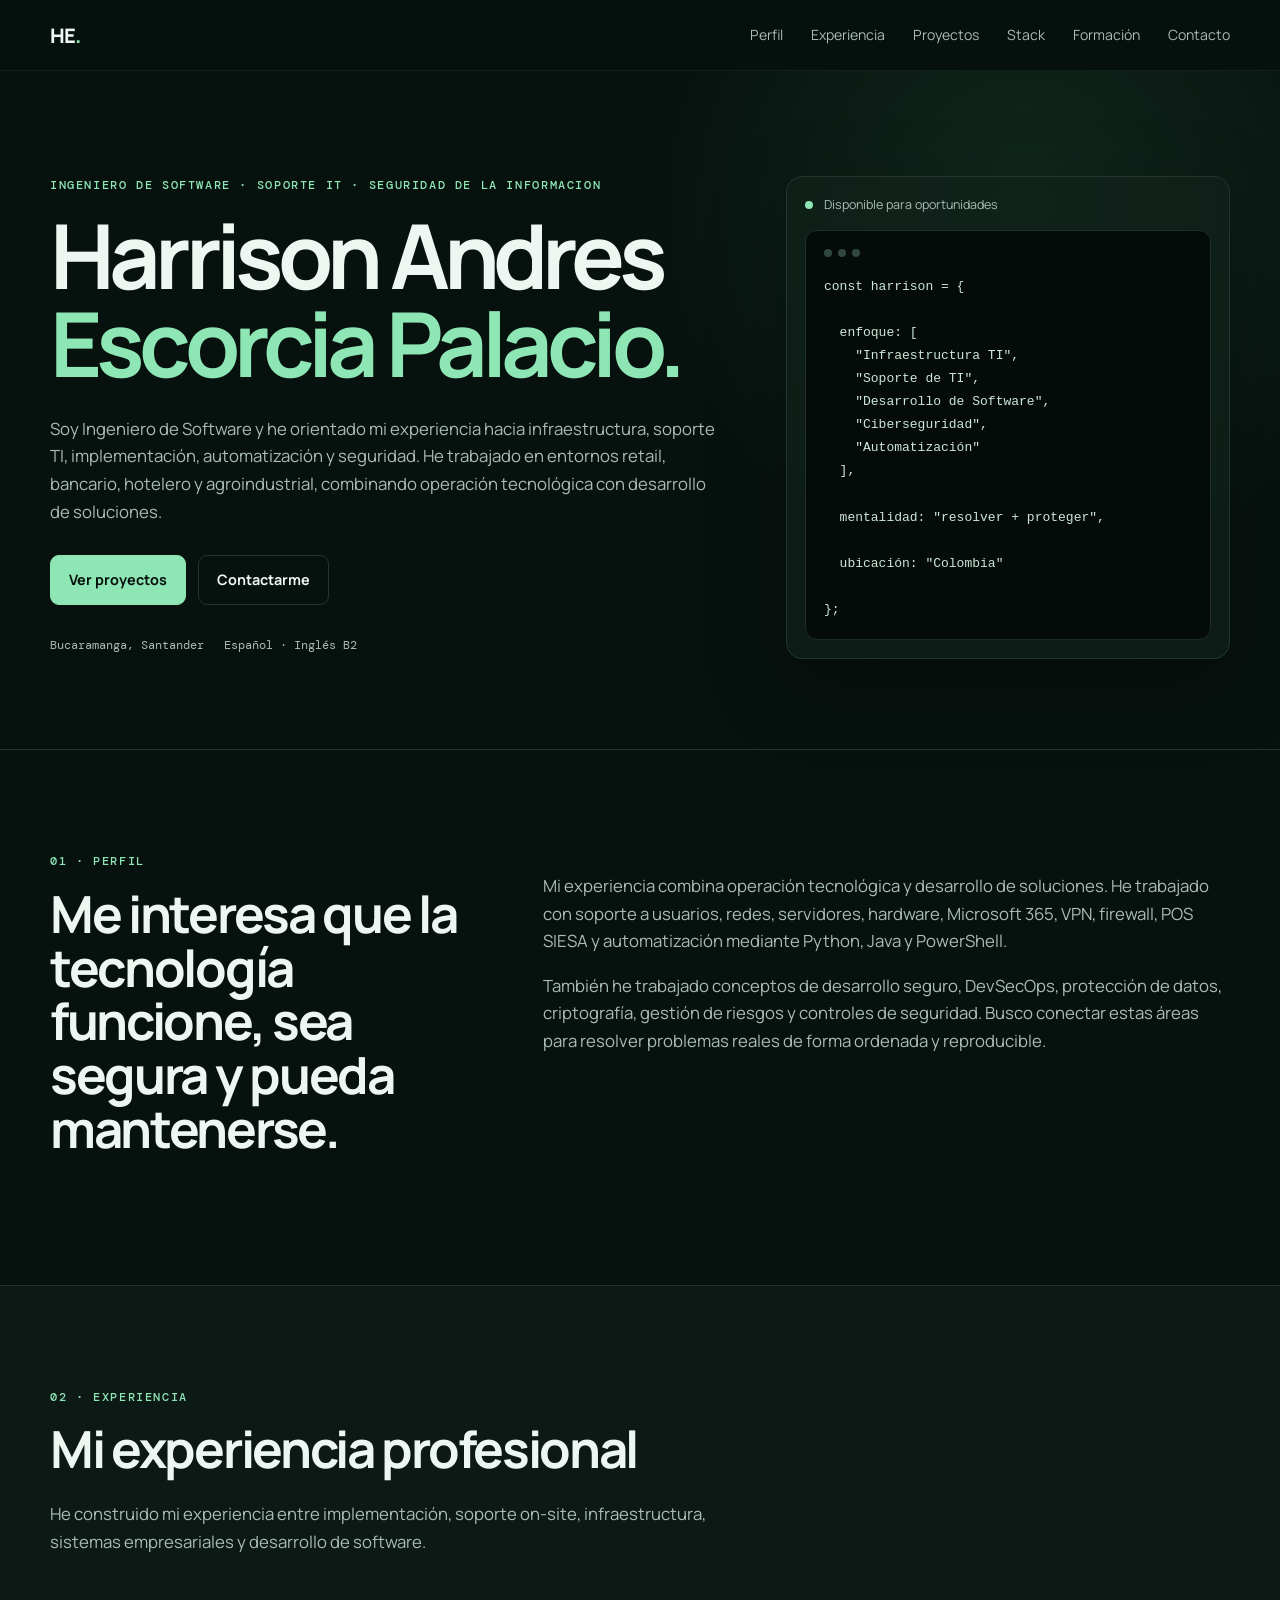
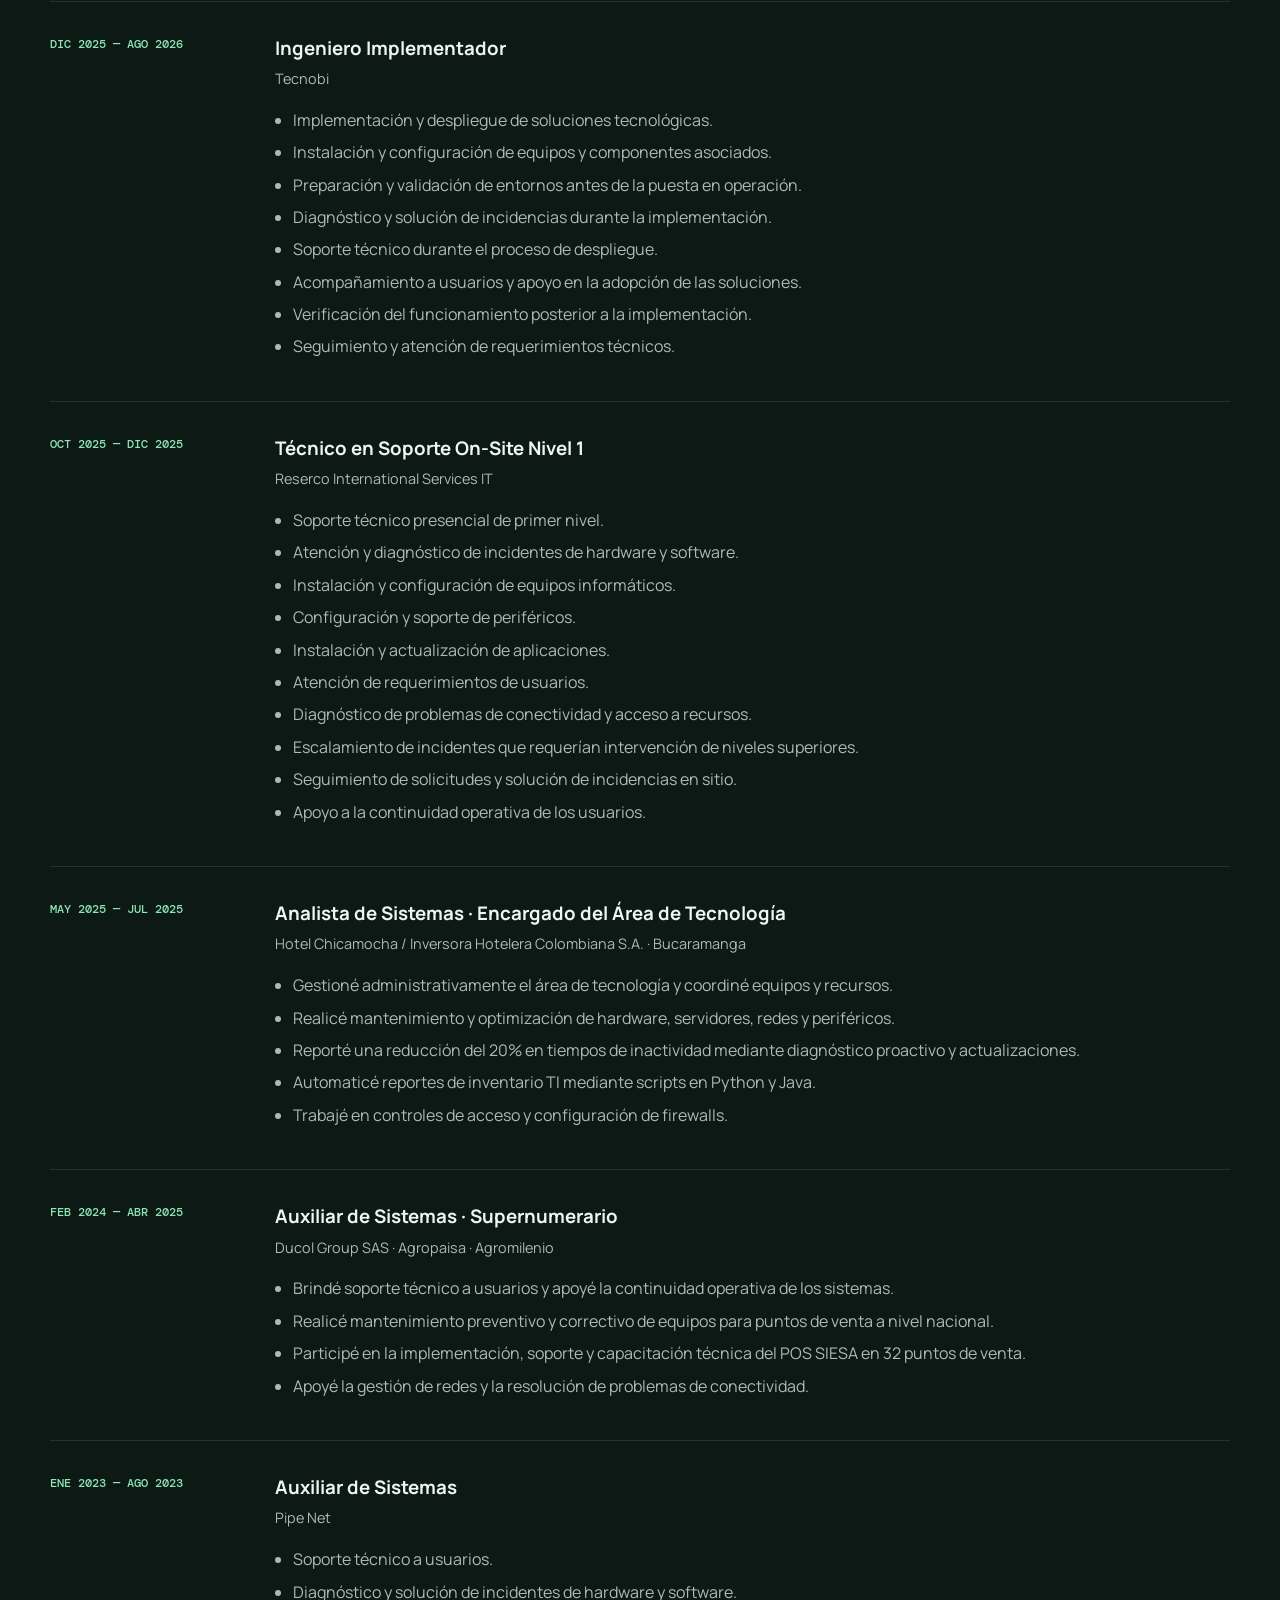
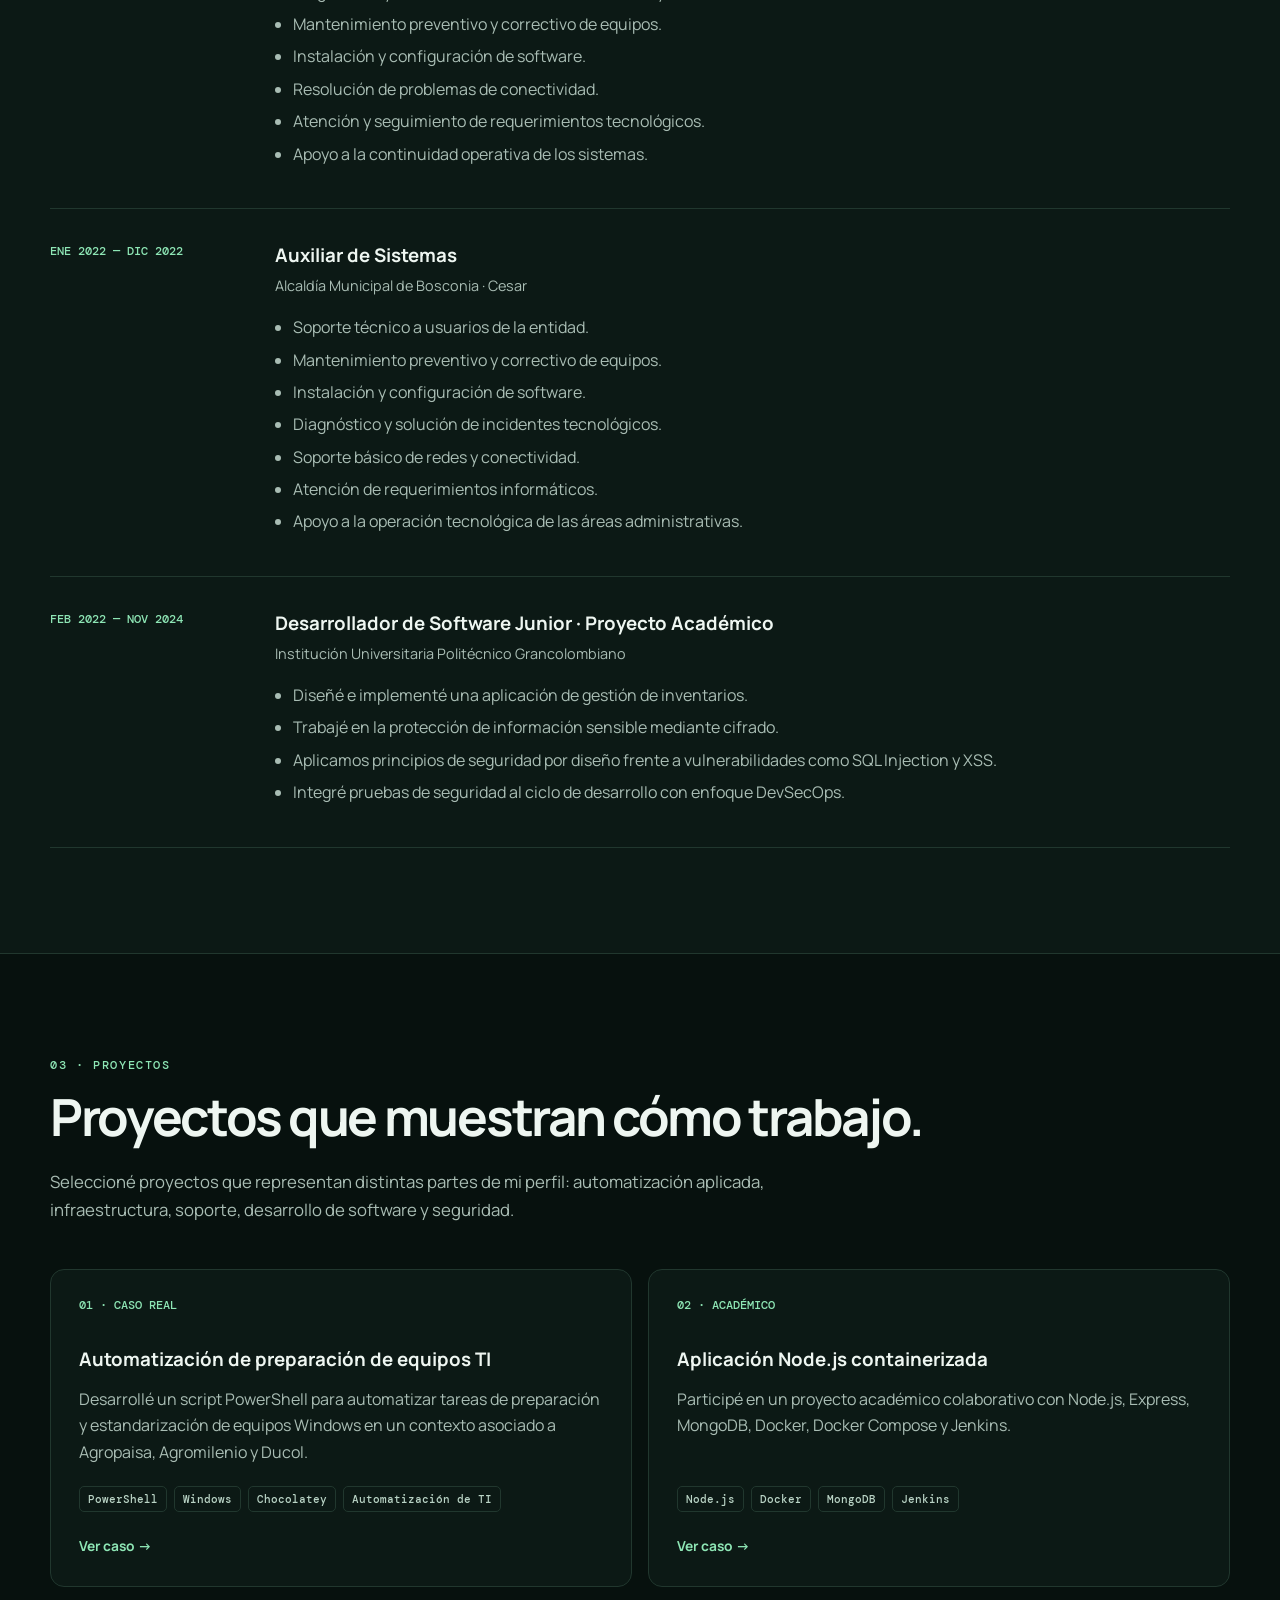
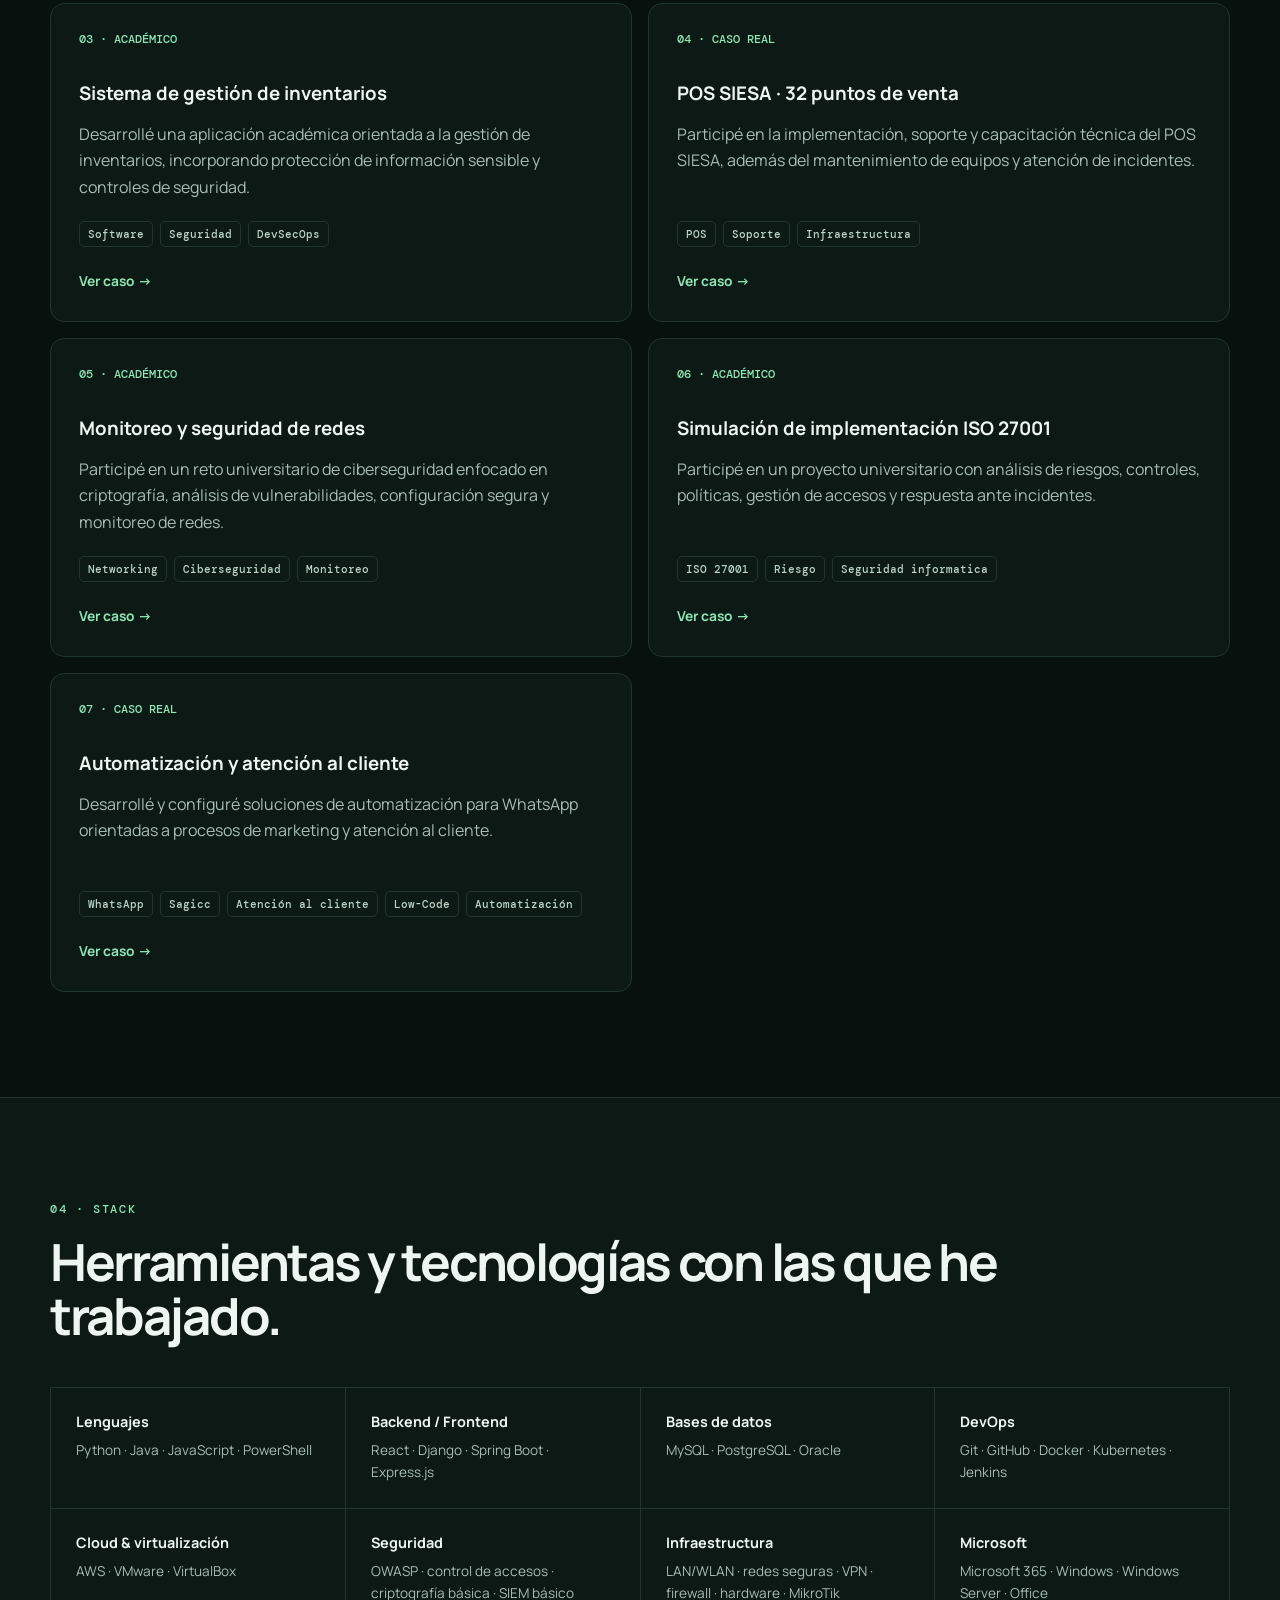
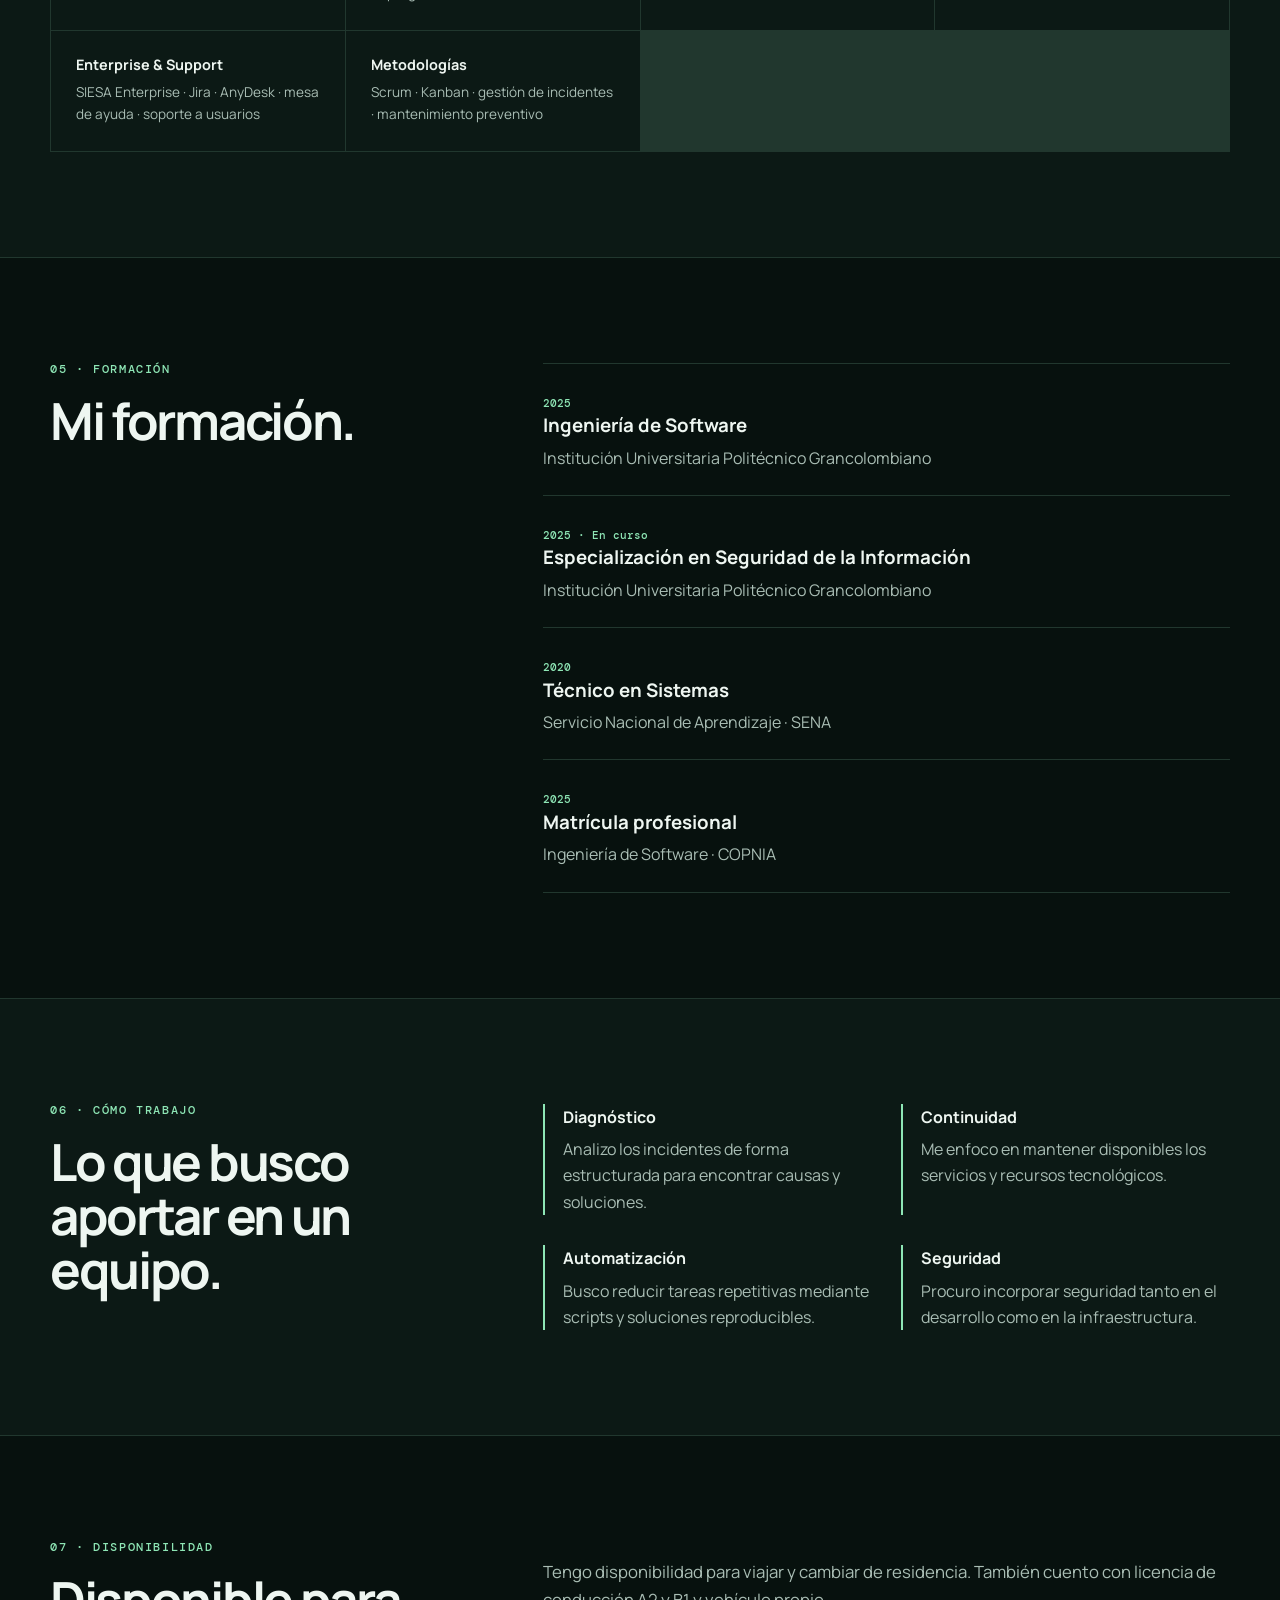
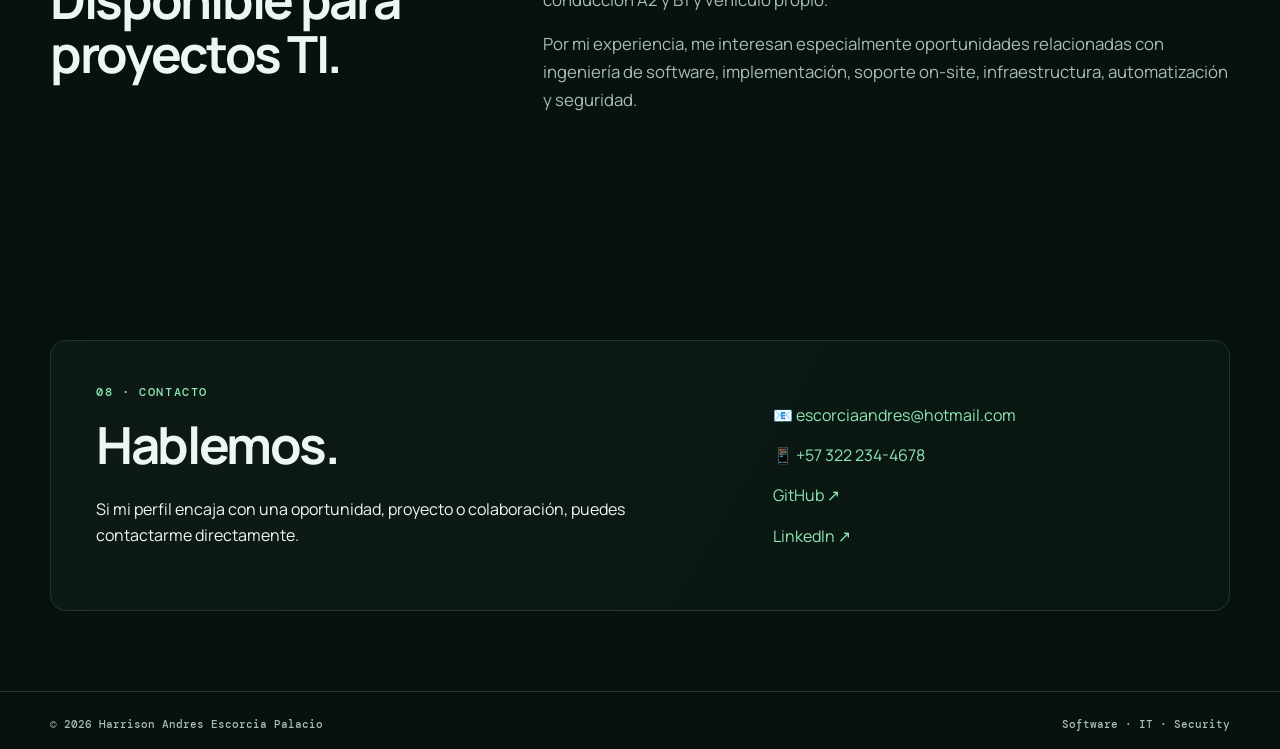
<file: index.html>
<!doctype html>
<html lang="es">
<head>
  <meta charset="utf-8">
  <meta name="viewport" content="width=device-width, initial-scale=1">
  <meta name="description" content="Portfolio profesional de Harrison Andres Escorcia Palacio — Ingeniería de Software, infraestructura, soporte TI, automatización y seguridad de la información.">
  <meta name="author" content="Harrison Andres Escorcia Palacio">
  <meta property="og:title" content="Harrison Andres Escorcia Palacio | Software & IT">
  <meta property="og:description" content="Ingeniero de Software con experiencia en infraestructura, soporte TI, desarrollo, automatización y seguridad de la información.">
  <meta property="og:type" content="website">
  <title>Harrison Escorcia | Ingeniero de Software y Tecnologia</title>
  <link rel="stylesheet" href="styles.css">
</head>
<body>
<header class="site-header">
  <nav class="nav container" aria-label="Navegación principal">
    <a class="brand" href="#inicio">HE<span>.</span></a>
    <button class="nav-toggle" aria-label="Abrir menú">☰</button>
    <div class="nav-links">
      <a href="#perfil">Perfil</a>
      <a href="#experiencia">Experiencia</a>
      <a href="#proyectos">Proyectos</a>
      <a href="#stack">Stack</a>
      <a href="#formacion">Formación</a>
      <a href="#contacto">Contacto</a>
    </div>
  </nav>
</header>

<main id="inicio">
  <section class="hero">
    <div class="container hero-grid">
      <div>
        <p class="eyebrow">INGENIERO DE SOFTWARE · SOPORTE IT · SEGURIDAD DE LA INFORMACION</p>
        <h1>Harrison Andres<br><span>Escorcia Palacio.</span></h1>
        <p class="hero-copy">
          Soy Ingeniero de Software y he orientado mi experiencia hacia infraestructura,
          soporte TI, implementación, automatización y seguridad. He trabajado en entornos
          retail, bancario, hotelero y agroindustrial, combinando operación tecnológica
          con desarrollo de soluciones.
        </p>
        <div class="actions">
          <a class="btn primary" href="#proyectos">Ver proyectos</a>
          <a class="btn secondary" href="#contacto">Contactarme</a>
        </div>
        <div class="quick-facts">
          <span>Bucaramanga, Santander</span>
          <span>Español · Inglés B2</span>
          <span></span>
        </div>
      </div>
      <aside class="hero-card">
        <div class="status"><i></i> Disponible para oportunidades</div>
        <div class="code-card">
          <div class="dots"><b></b><b></b><b></b></div>
          <pre><code>const harrison = {

  enfoque: [
    "Infraestructura TI",
    "Soporte de TI",
    "Desarrollo de Software",
    "Ciberseguridad",
    "Automatización"
  ],

  mentalidad: "resolver + proteger",

  ubicación: "Colombia"

};</code></pre>
        </div>
      </aside>
    </div>
  </section>

  <section id="perfil" class="section">
    <div class="container two-col">
      <div>
        <p class="eyebrow">01 · PERFIL</p>
        <h2>Me interesa que la tecnología funcione, sea segura y pueda mantenerse.</h2>
      </div>
      <div class="prose">
        <p>
          Mi experiencia combina operación tecnológica y desarrollo de soluciones. He trabajado
          con soporte a usuarios, redes, servidores, hardware, Microsoft 365, VPN, firewall,
          POS SIESA y automatización mediante Python, Java y PowerShell.
        </p>
        <p>
          También he trabajado conceptos de desarrollo seguro, DevSecOps, protección de datos,
          criptografía, gestión de riesgos y controles de seguridad. Busco conectar estas áreas
          para resolver problemas reales de forma ordenada y reproducible.
        </p>
      </div>
    </div>
  </section>

  <section id="experiencia" class="section section-alt">
    <div class="container">
      <p class="eyebrow">02 · EXPERIENCIA</p>
      <h2>Mi experiencia profesional</h2>
      <p class="section-lead">He construido mi experiencia entre implementación, soporte on-site, infraestructura, sistemas empresariales y desarrollo de software.</p>
      <div class="timeline">
        <article class="timeline-item">
          <div class="date">DIC 2025 — AGO 2026</div>
          <div>
            <h3>Ingeniero Implementador</h3>
            <p class="company">Tecnobi</p>
            <ul>
              <li>Implementación y despliegue de soluciones tecnológicas.</li>
              <li>Instalación y configuración de equipos y componentes asociados.</li>
              <li>Preparación y validación de entornos antes de la puesta en operación.</li>
              <li>Diagnóstico y solución de incidencias durante la implementación.</li>
              <li>Soporte técnico durante el proceso de despliegue.</li>
              <li>Acompañamiento a usuarios y apoyo en la adopción de las soluciones.</li>
              <li>Verificación del funcionamiento posterior a la implementación.</li>
              <li>Seguimiento y atención de requerimientos técnicos.</li>
            </ul>
          </div>
        </article>
        <article class="timeline-item">
          <div class="date">OCT 2025 — DIC 2025</div>
          <div>
            <h3>Técnico en Soporte On-Site Nivel 1</h3>
            <p class="company">Reserco International Services IT</p>
            <ul>
              <li>Soporte técnico presencial de primer nivel.</li>
              <li>Atención y diagnóstico de incidentes de hardware y software.</li>
              <li>Instalación y configuración de equipos informáticos.</li>
              <li>Configuración y soporte de periféricos.</li>
              <li>Instalación y actualización de aplicaciones.</li>
              <li>Atención de requerimientos de usuarios.</li>
              <li>Diagnóstico de problemas de conectividad y acceso a recursos.</li>
              <li>Escalamiento de incidentes que requerían intervención de niveles superiores.</li>
              <li>Seguimiento de solicitudes y solución de incidencias en sitio.</li>
              <li>Apoyo a la continuidad operativa de los usuarios.</li>
            </ul>
          </div>
        </article>
        <article class="timeline-item">
          <div class="date">MAY 2025 — JUL 2025</div>
          <div>
            <h3>Analista de Sistemas · Encargado del Área de Tecnología</h3>
            <p class="company">Hotel Chicamocha / Inversora Hotelera Colombiana S.A. · Bucaramanga</p>
            <ul>
              <li>Gestioné administrativamente el área de tecnología y coordiné equipos y recursos.</li>
              <li>Realicé mantenimiento y optimización de hardware, servidores, redes y periféricos.</li>
              <li>Reporté una reducción del 20% en tiempos de inactividad mediante diagnóstico proactivo y actualizaciones.</li>
              <li>Automaticé reportes de inventario TI mediante scripts en Python y Java.</li>
              <li>Trabajé en controles de acceso y configuración de firewalls.</li>
            </ul>
          </div>
        </article>
        <article class="timeline-item">
          <div class="date">FEB 2024 — ABR 2025</div>
          <div>
            <h3>Auxiliar de Sistemas · Supernumerario</h3>
            <p class="company">Ducol Group SAS · Agropaisa · Agromilenio</p>
            <ul>
              <li>Brindé soporte técnico a usuarios y apoyé la continuidad operativa de los sistemas.</li>
              <li>Realicé mantenimiento preventivo y correctivo de equipos para puntos de venta a nivel nacional.</li>
              <li>Participé en la implementación, soporte y capacitación técnica del POS SIESA en 32 puntos de venta.</li>
              <li>Apoyé la gestión de redes y la resolución de problemas de conectividad.</li>
            </ul>
          </div>
        </article>
        <article class="timeline-item">
          <div class="date">ENE 2023 — AGO 2023</div>
          <div>
            <h3>Auxiliar de Sistemas</h3>
            <p class="company">Pipe Net</p>
            <ul>
              <li>Soporte técnico a usuarios.</li>
              <li>Diagnóstico y solución de incidentes de hardware y software.</li>
              <li>Mantenimiento preventivo y correctivo de equipos.</li>
              <li>Instalación y configuración de software.</li>
              <li>Resolución de problemas de conectividad.</li>
              <li>Atención y seguimiento de requerimientos tecnológicos.</li>
              <li>Apoyo a la continuidad operativa de los sistemas.</li>
            </ul>
          </div>
        </article>
        <article class="timeline-item">
          <div class="date">ENE 2022 — DIC 2022</div>
          <div>
            <h3>Auxiliar de Sistemas</h3>
            <p class="company">Alcaldía Municipal de Bosconia · Cesar</p>
            <ul>
              <li>Soporte técnico a usuarios de la entidad.</li>
              <li>Mantenimiento preventivo y correctivo de equipos.</li>
              <li>Instalación y configuración de software.</li>
              <li>Diagnóstico y solución de incidentes tecnológicos.</li>
              <li>Soporte básico de redes y conectividad.</li>
              <li>Atención de requerimientos informáticos.</li>
              <li>Apoyo a la operación tecnológica de las áreas administrativas.</li>
            </ul>
          </div>
        </article>
        <article class="timeline-item">
          <div class="date">FEB 2022 — NOV 2024</div>
          <div>
            <h3>Desarrollador de Software Junior · Proyecto Académico</h3>
            <p class="company">Institución Universitaria Politécnico Grancolombiano</p>
            <ul>
              <li>Diseñé e implementé una aplicación de gestión de inventarios.</li>
              <li>Trabajé en la protección de información sensible mediante cifrado.</li>
              <li>Aplicamos principios de seguridad por diseño frente a vulnerabilidades como SQL Injection y XSS.</li>
              <li>Integré pruebas de seguridad al ciclo de desarrollo con enfoque DevSecOps.</li>
            </ul>
          </div>
        </article>
      </div>
    </div>
  </section>

  <section id="proyectos" class="section">
    <div class="container">
      <p class="eyebrow">03 · PROYECTOS</p>
      <h2>Proyectos que muestran cómo trabajo.</h2>
      <p class="section-lead">Seleccioné proyectos que representan distintas partes de mi perfil: automatización aplicada, infraestructura, soporte, desarrollo de software y seguridad.</p>
      <div class="project-grid">
        <article class="project-card">
          <span class="project-number">01 · CASO REAL</span>
          <h3>Automatización de preparación de equipos TI</h3>
          <p>Desarrollé un script PowerShell para automatizar tareas de preparación y estandarización de equipos Windows en un contexto asociado a Agropaisa, Agromilenio y Ducol.</p>
          <div class="tags"><span>PowerShell</span><span>Windows</span><span>Chocolatey</span><span>Automatización de TI</span></div>
          <a class="text-link" href="projects/tics-agp.html">Ver caso →</a>
        </article>
        <article class="project-card">
          <span class="project-number">02 · ACADÉMICO</span>
          <h3>Aplicación Node.js containerizada</h3>
          <p>Participé en un proyecto académico colaborativo con Node.js, Express, MongoDB, Docker, Docker Compose y Jenkins.</p>
          <div class="tags"><span>Node.js</span><span>Docker</span><span>MongoDB</span><span>Jenkins</span></div>
          <a class="text-link" href="projects/app-docker-node.html">Ver caso →</a>
        </article>
        <article class="project-card">
          <span class="project-number">03 · ACADÉMICO</span>
          <h3>Sistema de gestión de inventarios</h3>
          <p>Desarrollé una aplicación académica orientada a la gestión de inventarios, incorporando protección de información sensible y controles de seguridad.</p>
          <div class="tags"><span>Software</span><span>Seguridad</span><span>DevSecOps</span></div>
          <a class="text-link" href="projects/inventario.html">Ver caso →</a>
        </article>
        <article class="project-card">
          <span class="project-number">04 · CASO REAL</span>
          <h3>POS SIESA · 32 puntos de venta</h3>
          <p>Participé en la implementación, soporte y capacitación técnica del POS SIESA, además del mantenimiento de equipos y atención de incidentes.</p>
          <div class="tags"><span>POS</span><span>Soporte</span><span>Infraestructura</span></div>
          <a class="text-link" href="projects/pos-siesa.html">Ver caso →</a>
        </article>
        <article class="project-card">
          <span class="project-number">05 · ACADÉMICO</span>
          <h3>Monitoreo y seguridad de redes</h3>
          <p>Participé en un reto universitario de ciberseguridad enfocado en criptografía, análisis de vulnerabilidades, configuración segura y monitoreo de redes.</p>
          <div class="tags"><span>Networking</span><span>Ciberseguridad</span><span>Monitoreo</span></div>
          <a class="text-link" href="projects/monitoreo-redes.html">Ver caso →</a>
        </article>
        <article class="project-card">
          <span class="project-number">06 · ACADÉMICO</span>
          <h3>Simulación de implementación ISO 27001</h3>
          <p>Participé en un proyecto universitario con análisis de riesgos, controles, políticas, gestión de accesos y respuesta ante incidentes.</p>
          <div class="tags"><span>ISO 27001</span><span>Riesgo</span><span>Seguridad informatica</span></div>
          <a class="text-link" href="projects/iso-27001.html">Ver caso →</a>
        </article>
        <article class="project-card">
          <span class="project-number">07 · CASO REAL</span>
          <h3>Automatización y atención al cliente</h3>
          <p>Desarrollé y configuré soluciones de automatización para WhatsApp orientadas a procesos de marketing y atención al cliente.</p>
          <div class="tags"><span>WhatsApp</span><span>Sagicc</span><span>Atención al cliente</span><span>Low-Code</span><span>Automatización</span></div>
          <a class="text-link" href="projects/implementacion-ti.html">Ver caso →</a>
        </article>
      </div>
    </div>
  </section>

  <section id="stack" class="section section-alt">
    <div class="container">
      <p class="eyebrow">04 · STACK</p>
      <h2>Herramientas y tecnologías con las que he trabajado.</h2>
      <div class="skills-grid">
        <div class="skill"><h3>Lenguajes</h3><p>Python · Java · JavaScript · PowerShell</p></div>
        <div class="skill"><h3>Backend / Frontend</h3><p>React · Django · Spring Boot · Express.js</p></div>
        <div class="skill"><h3>Bases de datos</h3><p>MySQL · PostgreSQL · Oracle</p></div>
        <div class="skill"><h3>DevOps</h3><p>Git · GitHub · Docker · Kubernetes · Jenkins</p></div>
        <div class="skill"><h3>Cloud & virtualización</h3><p>AWS · VMware · VirtualBox</p></div>
        <div class="skill"><h3>Seguridad</h3><p>OWASP · control de accesos · criptografía básica · SIEM básico</p></div>
        <div class="skill"><h3>Infraestructura</h3><p>LAN/WLAN · redes seguras · VPN · firewall · hardware · MikroTik</p></div>
        <div class="skill"><h3>Microsoft</h3><p>Microsoft 365 · Windows · Windows Server · Office</p></div>
        <div class="skill"><h3>Enterprise & Support</h3><p>SIESA Enterprise · Jira · AnyDesk · mesa de ayuda · soporte a usuarios</p></div>
        <div class="skill"><h3>Metodologías</h3><p>Scrum · Kanban · gestión de incidentes · mantenimiento preventivo</p></div>
      </div>
    </div>
  </section>

  <section id="formacion" class="section">
    <div class="container two-col">
      <div>
        <p class="eyebrow">05 · FORMACIÓN</p>
        <h2>Mi formación.</h2>
      </div>
      <div class="education-list">
        <article>
          <span>2025</span>
          <h3>Ingeniería de Software</h3>
          <p>Institución Universitaria Politécnico Grancolombiano</p>
        </article>
        <article>
          <span>2025 · En curso</span>
          <h3>Especialización en Seguridad de la Información</h3>
          <p>Institución Universitaria Politécnico Grancolombiano</p>
        </article>
        <article>
          <span>2020</span>
          <h3>Técnico en Sistemas</h3>
          <p>Servicio Nacional de Aprendizaje · SENA</p>
        </article>
        <article>
          <span>2025</span>
          <h3>Matrícula profesional</h3>
          <p>Ingeniería de Software · COPNIA</p>
        </article>
      </div>
    </div>
  </section>

  <section class="section section-alt">
    <div class="container two-col">
      <div>
        <p class="eyebrow">06 · CÓMO TRABAJO</p>
        <h2>Lo que busco aportar en un equipo.</h2>
      </div>
      <div class="value-grid">
        <div><strong>Diagnóstico</strong><p>Analizo los incidentes de forma estructurada para encontrar causas y soluciones.</p></div>
        <div><strong>Continuidad</strong><p>Me enfoco en mantener disponibles los servicios y recursos tecnológicos.</p></div>
        <div><strong>Automatización</strong><p>Busco reducir tareas repetitivas mediante scripts y soluciones reproducibles.</p></div>
        <div><strong>Seguridad</strong><p>Procuro incorporar seguridad tanto en el desarrollo como en la infraestructura.</p></div>
      </div>
    </div>
  </section>

  <section class="section">
    <div class="container two-col">
      <div>
        <p class="eyebrow">07 · DISPONIBILIDAD</p>
        <h2>Disponible para proyectos TI.</h2>
      </div>
      <div class="prose">
        <p>Tengo disponibilidad para viajar y cambiar de residencia. También cuento con licencia de conducción A2 y B1 y vehículo propio.</p>
        <p>Por mi experiencia, me interesan especialmente oportunidades relacionadas con ingeniería de software, implementación, soporte on-site, infraestructura, automatización y seguridad.</p>
      </div>
    </div>
  </section>

  <section id="contacto" class="section contact">
    <div class="container contact-box">
      <div>
        <p class="eyebrow">08 · CONTACTO</p>
        <h2>Hablemos.</h2>
        <p>Si mi perfil encaja con una oportunidad, proyecto o colaboración, puedes contactarme directamente.</p>
      </div>
      <div class="contact-links">
        <a href="mailto:escorciaandres@hotmail.com">📧 escorciaandres@hotmail.com</a>
        <a href="https://api.whatsapp.com/send/?phone=573222344678&text&type=phone_number&app_absent=0">📱 +57 322 234-4678</a>
        <a href="https://github.com/AndresEscorcia" target="_blank" rel="noopener">GitHub ↗</a>
        <a href="https://www.linkedin.com/" target="_blank" rel="noopener">LinkedIn ↗</a>
      </div>
    </div>
  </section>
</main>

<footer class="footer">
  <div class="container">
    <span>© <span id="year"></span> Harrison Andres Escorcia Palacio</span>
    <span>Software · IT · Security</span>
  </div>
</footer>
<script src="script.js"></script>
</body>
</html>
</file>
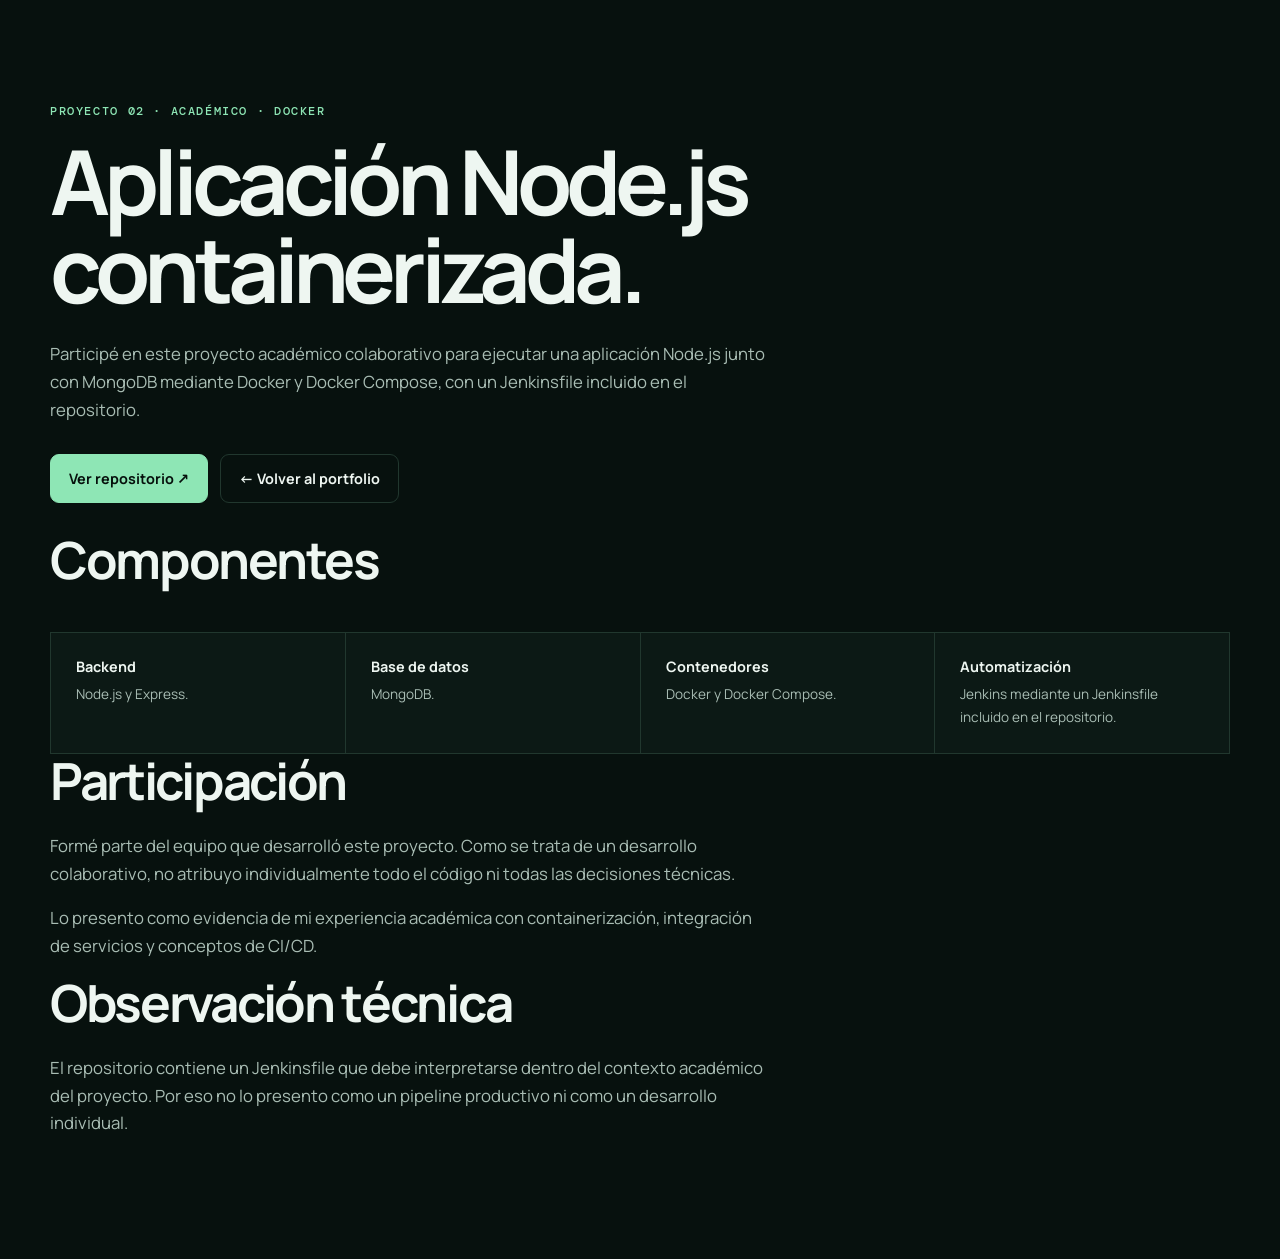
<file: projects/app-docker-node.html>
<!doctype html>
<html lang="es">
<head><meta charset="utf-8"><meta name="viewport" content="width=device-width,initial-scale=1"><title>Aplicación Node.js containerizada | Harrison Escorcia</title><link rel="stylesheet" href="../styles.css"></head>
<body><main class="section"><div class="container">
<p class="eyebrow">PROYECTO 02 · ACADÉMICO · DOCKER</p>
<h1>Aplicación Node.js containerizada.</h1>
<p class="hero-copy">Participé en este proyecto académico colaborativo para ejecutar una aplicación Node.js junto con MongoDB mediante Docker y Docker Compose, con un Jenkinsfile incluido en el repositorio.</p>
<div class="actions"><a class="btn primary" href="https://github.com/ArnoldWW/app-docker-node" target="_blank" rel="noopener">Ver repositorio ↗</a><a class="btn secondary" href="../index.html#proyectos">← Volver al portfolio</a></div>
<h2>Componentes</h2>
<div class="skills-grid">
<div class="skill"><h3>Backend</h3><p>Node.js y Express.</p></div>
<div class="skill"><h3>Base de datos</h3><p>MongoDB.</p></div>
<div class="skill"><h3>Contenedores</h3><p>Docker y Docker Compose.</p></div>
<div class="skill"><h3>Automatización</h3><p>Jenkins mediante un Jenkinsfile incluido en el repositorio.</p></div>
</div>
<h2>Participación</h2>
<div class="prose">
<p>Formé parte del equipo que desarrolló este proyecto. Como se trata de un desarrollo colaborativo, no atribuyo individualmente todo el código ni todas las decisiones técnicas.</p>
<p>Lo presento como evidencia de mi experiencia académica con containerización, integración de servicios y conceptos de CI/CD.</p>
</div>
<h2>Observación técnica</h2>
<div class="prose"><p>El repositorio contiene un Jenkinsfile que debe interpretarse dentro del contexto académico del proyecto. Por eso no lo presento como un pipeline productivo ni como un desarrollo individual.</p></div>
</div></main></body></html>
</file>
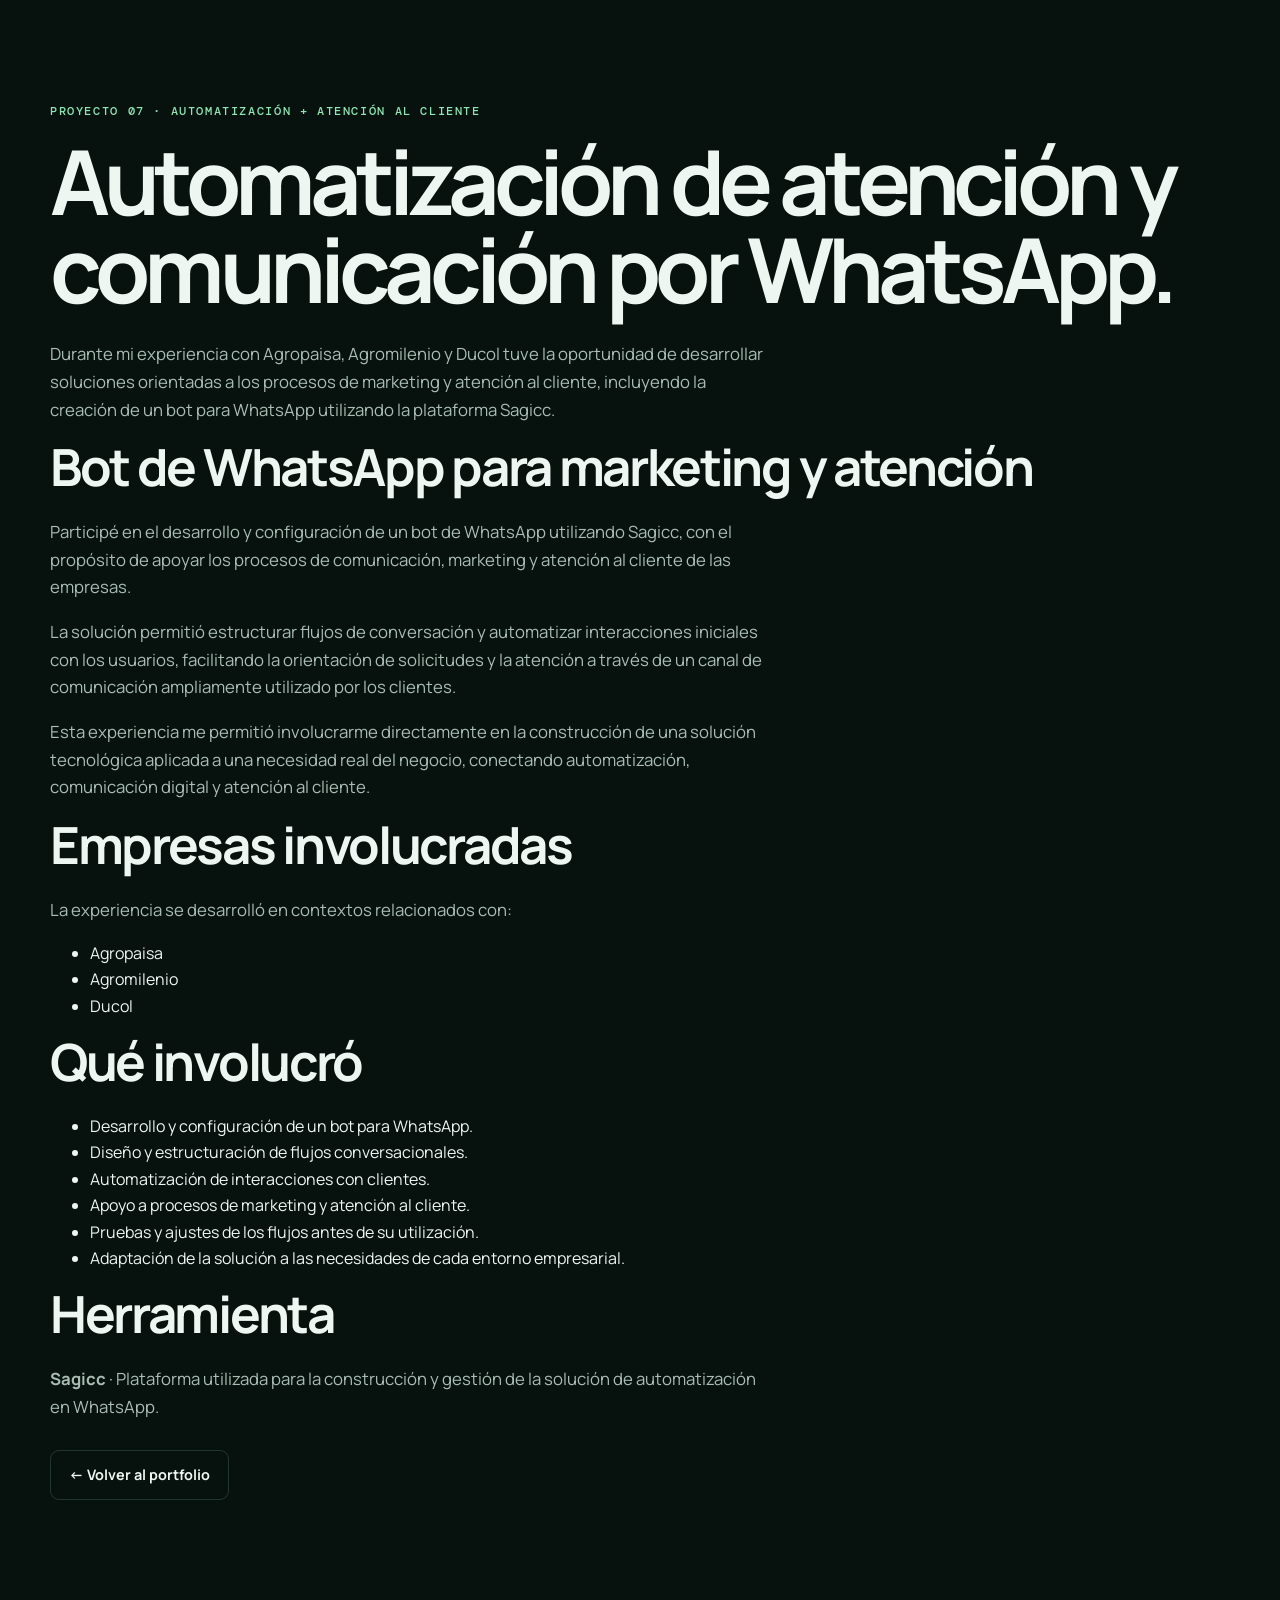
<file: projects/implementacion-ti.html>
<!doctype html>
<html lang="es">
<head>
  <meta charset="utf-8">
  <meta name="viewport" content="width=device-width,initial-scale=1">
  <title>Automatización y atención al cliente | Harrison Escorcia</title>
  <link rel="stylesheet" href="../styles.css">
</head>
<body>
  <main class="section">
    <div class="container">
      <p class="eyebrow">PROYECTO 07 · AUTOMATIZACIÓN + ATENCIÓN AL CLIENTE</p>

      <h1>Automatización de atención y comunicación por WhatsApp.</h1>

      <p class="hero-copy">
        Durante mi experiencia con Agropaisa, Agromilenio y Ducol tuve la oportunidad
        de desarrollar soluciones orientadas a los procesos de marketing y atención
        al cliente, incluyendo la creación de un bot para WhatsApp utilizando la
        plataforma Sagicc.
      </p>

      <h2>Bot de WhatsApp para marketing y atención</h2>

      <div class="prose">
        <p>
          Participé en el desarrollo y configuración de un bot de WhatsApp utilizando
          <a href="https://sagicc.co/es/" target="_blank" rel="noopener noreferrer">Sagicc</a>,
          con el propósito de apoyar los procesos de comunicación, marketing y atención
          al cliente de las empresas.
        </p>

        <p>
          La solución permitió estructurar flujos de conversación y automatizar
          interacciones iniciales con los usuarios, facilitando la orientación de
          solicitudes y la atención a través de un canal de comunicación ampliamente
          utilizado por los clientes.
        </p>

        <p>
          Esta experiencia me permitió involucrarme directamente en la construcción
          de una solución tecnológica aplicada a una necesidad real del negocio,
          conectando automatización, comunicación digital y atención al cliente.
        </p>
      </div>

      <h2>Empresas involucradas</h2>

      <div class="prose">
        <p>La experiencia se desarrolló en contextos relacionados con:</p>
        <ul>
          <li>Agropaisa</li>
          <li>Agromilenio</li>
          <li>Ducol</li>
        </ul>
      </div>

      <h2>Qué involucró</h2>

      <div class="prose">
        <ul>
          <li>Desarrollo y configuración de un bot para WhatsApp.</li>
          <li>Diseño y estructuración de flujos conversacionales.</li>
          <li>Automatización de interacciones con clientes.</li>
          <li>Apoyo a procesos de marketing y atención al cliente.</li>
          <li>Pruebas y ajustes de los flujos antes de su utilización.</li>
          <li>Adaptación de la solución a las necesidades de cada entorno empresarial.</li>
        </ul>
      </div>

      <h2>Herramienta</h2>

      <div class="prose">
        <p>
          <strong>Sagicc</strong> · Plataforma utilizada para la construcción y gestión
          de la solución de automatización en WhatsApp.
        </p>
      </div>

      <div class="actions">
        <a class="btn secondary" href="../index.html#proyectos">← Volver al portfolio</a>
      </div>
    </div>
  </main>
</body>
</html>
</file>
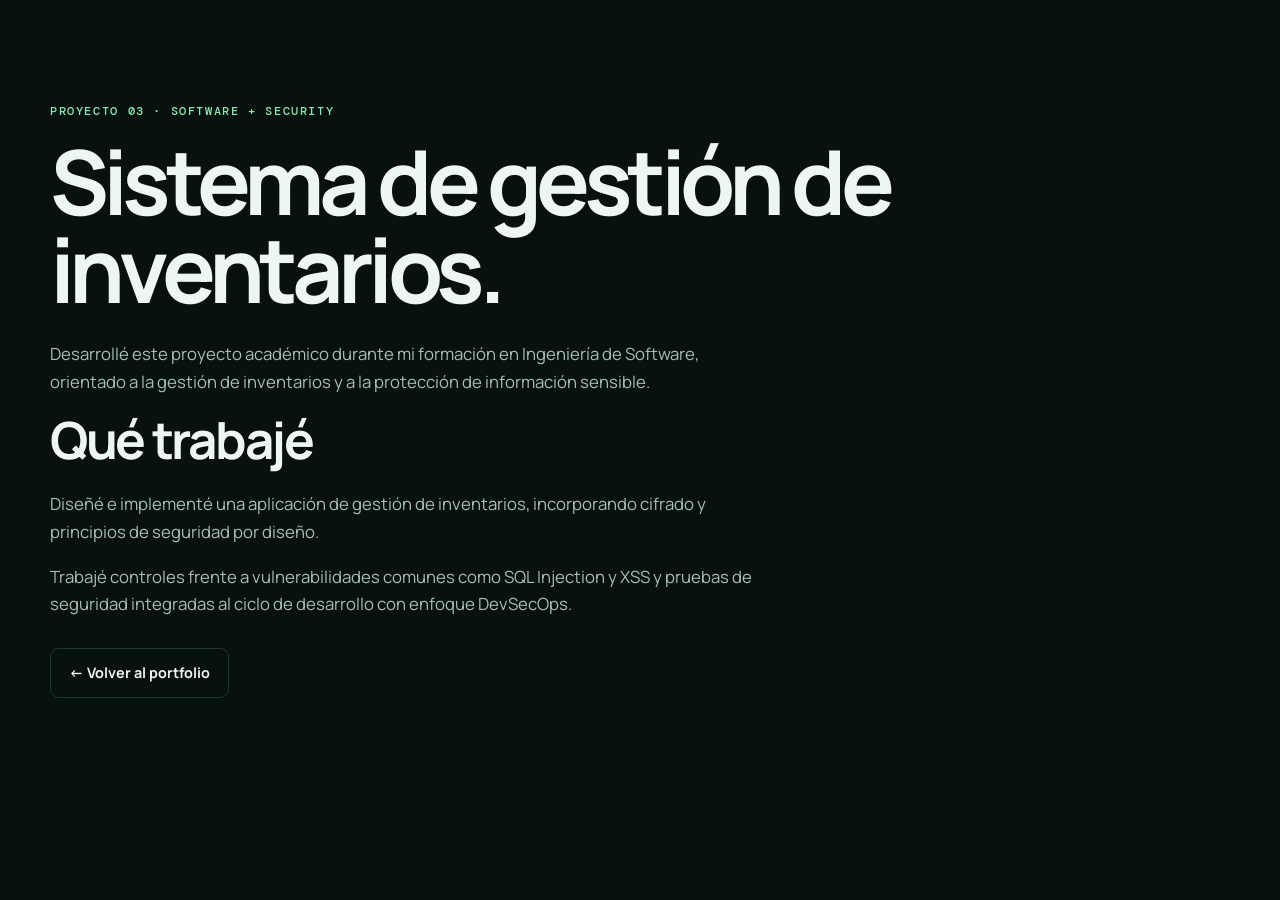
<file: projects/inventario.html>
<!doctype html><html lang="es"><head><meta charset="utf-8"><meta name="viewport" content="width=device-width,initial-scale=1"><title>Sistema de gestión de inventarios | Harrison Escorcia</title><link rel="stylesheet" href="../styles.css"></head><body><main class="section"><div class="container"><p class="eyebrow">PROYECTO 03 · SOFTWARE + SECURITY</p><h1>Sistema de gestión de inventarios.</h1><p class="hero-copy">Desarrollé este proyecto académico durante mi formación en Ingeniería de Software, orientado a la gestión de inventarios y a la protección de información sensible.</p><h2>Qué trabajé</h2><div class="prose"><p>Diseñé e implementé una aplicación de gestión de inventarios, incorporando cifrado y principios de seguridad por diseño.</p><p>Trabajé controles frente a vulnerabilidades comunes como SQL Injection y XSS y pruebas de seguridad integradas al ciclo de desarrollo con enfoque DevSecOps.</p></div><div class="actions"><a class="btn secondary" href="../index.html#proyectos">← Volver al portfolio</a></div></div></main></body></html>
</file>
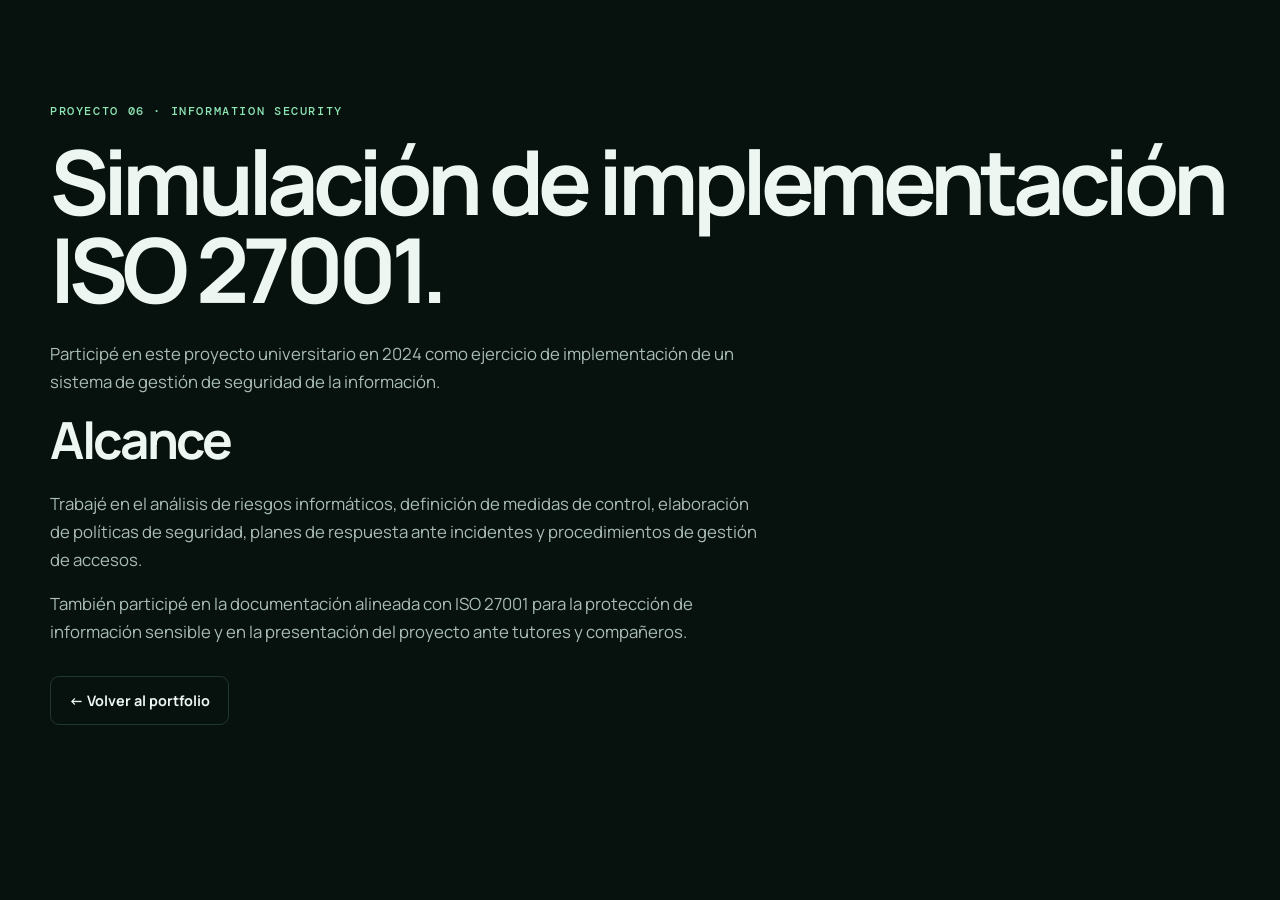
<file: projects/iso-27001.html>
<!doctype html><html lang="es"><head><meta charset="utf-8"><meta name="viewport" content="width=device-width,initial-scale=1"><title>ISO 27001 | Harrison Escorcia</title><link rel="stylesheet" href="../styles.css"></head><body><main class="section"><div class="container"><p class="eyebrow">PROYECTO 06 · INFORMATION SECURITY</p><h1>Simulación de implementación ISO 27001.</h1><p class="hero-copy">Participé en este proyecto universitario en 2024 como ejercicio de implementación de un sistema de gestión de seguridad de la información.</p><h2>Alcance</h2><div class="prose"><p>Trabajé en el análisis de riesgos informáticos, definición de medidas de control, elaboración de políticas de seguridad, planes de respuesta ante incidentes y procedimientos de gestión de accesos.</p><p>También participé en la documentación alineada con ISO 27001 para la protección de información sensible y en la presentación del proyecto ante tutores y compañeros.</p></div><div class="actions"><a class="btn secondary" href="../index.html#proyectos">← Volver al portfolio</a></div></div></main></body></html>
</file>
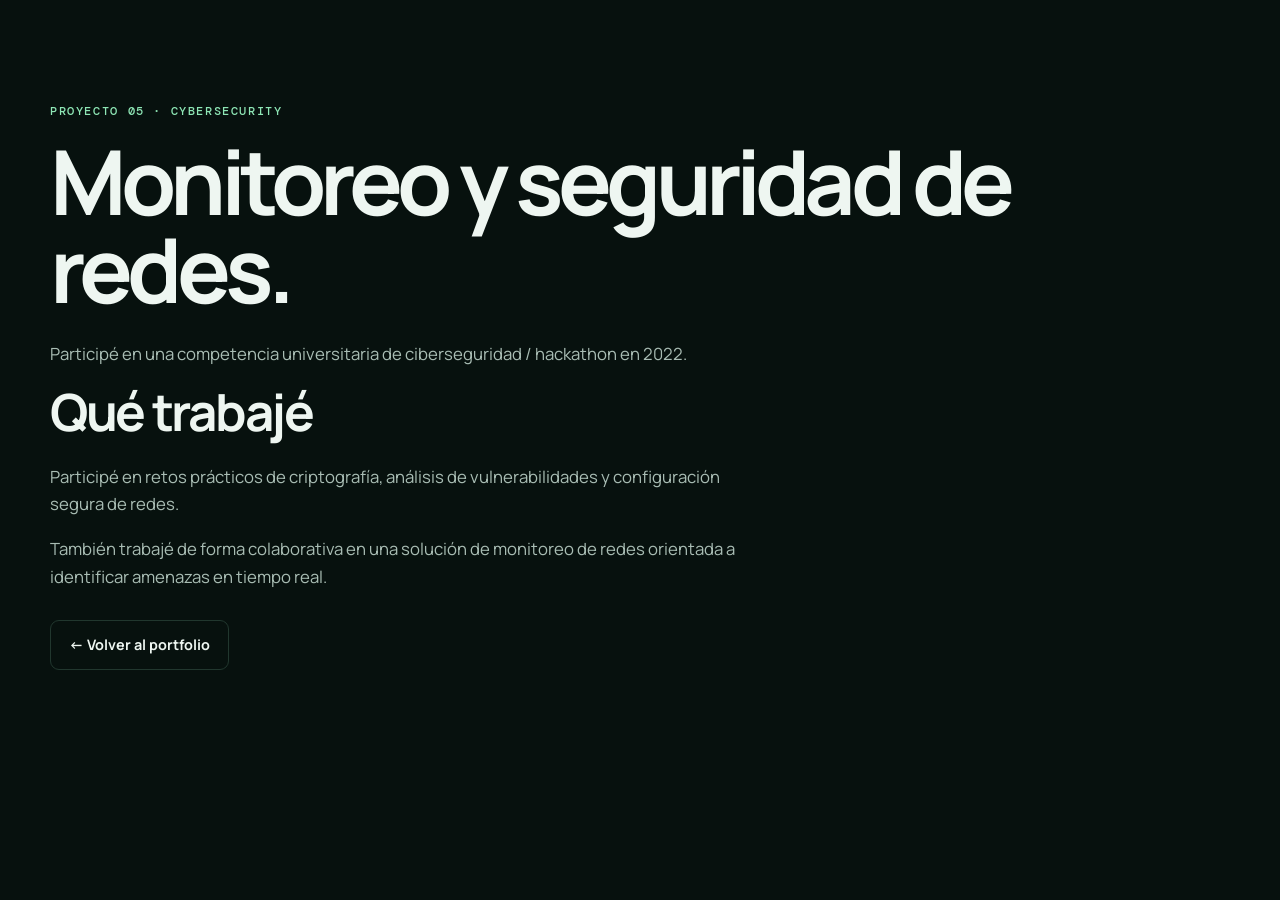
<file: projects/monitoreo-redes.html>
<!doctype html><html lang="es"><head><meta charset="utf-8"><meta name="viewport" content="width=device-width,initial-scale=1"><title>Monitoreo de redes | Harrison Escorcia</title><link rel="stylesheet" href="../styles.css"></head><body><main class="section"><div class="container"><p class="eyebrow">PROYECTO 05 · CYBERSECURITY</p><h1>Monitoreo y seguridad de redes.</h1><p class="hero-copy">Participé en una competencia universitaria de ciberseguridad / hackathon en 2022.</p><h2>Qué trabajé</h2><div class="prose"><p>Participé en retos prácticos de criptografía, análisis de vulnerabilidades y configuración segura de redes.</p><p>También trabajé de forma colaborativa en una solución de monitoreo de redes orientada a identificar amenazas en tiempo real.</p></div><div class="actions"><a class="btn secondary" href="../index.html#proyectos">← Volver al portfolio</a></div></div></main></body></html>
</file>
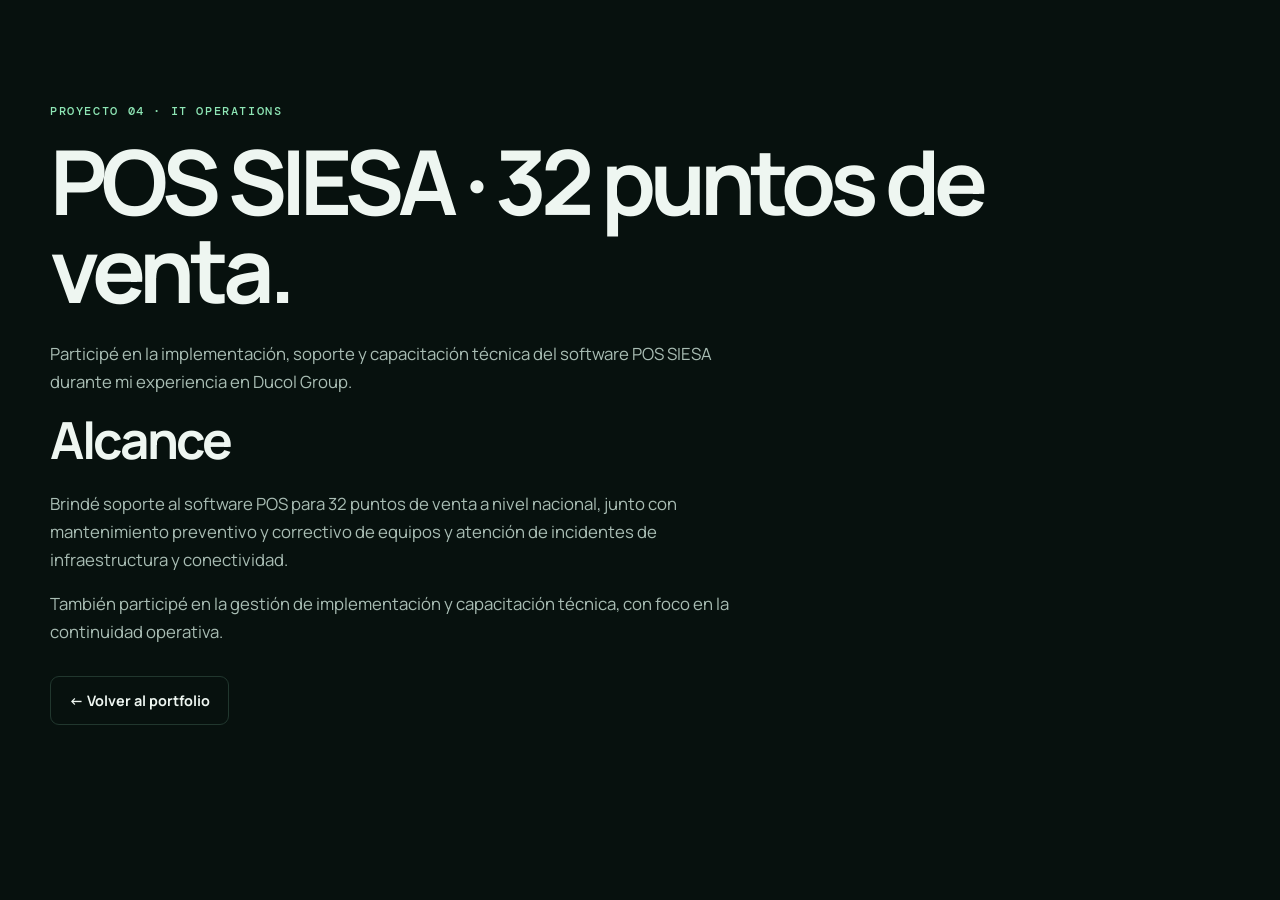
<file: projects/pos-siesa.html>
<!doctype html><html lang="es"><head><meta charset="utf-8"><meta name="viewport" content="width=device-width,initial-scale=1"><title>POS SIESA | Harrison Escorcia</title><link rel="stylesheet" href="../styles.css"></head><body><main class="section"><div class="container"><p class="eyebrow">PROYECTO 04 · IT OPERATIONS</p><h1>POS SIESA · 32 puntos de venta.</h1><p class="hero-copy">Participé en la implementación, soporte y capacitación técnica del software POS SIESA durante mi experiencia en Ducol Group.</p><h2>Alcance</h2><div class="prose"><p>Brindé soporte al software POS para 32 puntos de venta a nivel nacional, junto con mantenimiento preventivo y correctivo de equipos y atención de incidentes de infraestructura y conectividad.</p><p>También participé en la gestión de implementación y capacitación técnica, con foco en la continuidad operativa.</p></div><div class="actions"><a class="btn secondary" href="../index.html#proyectos">← Volver al portfolio</a></div></div></main></body></html>
</file>
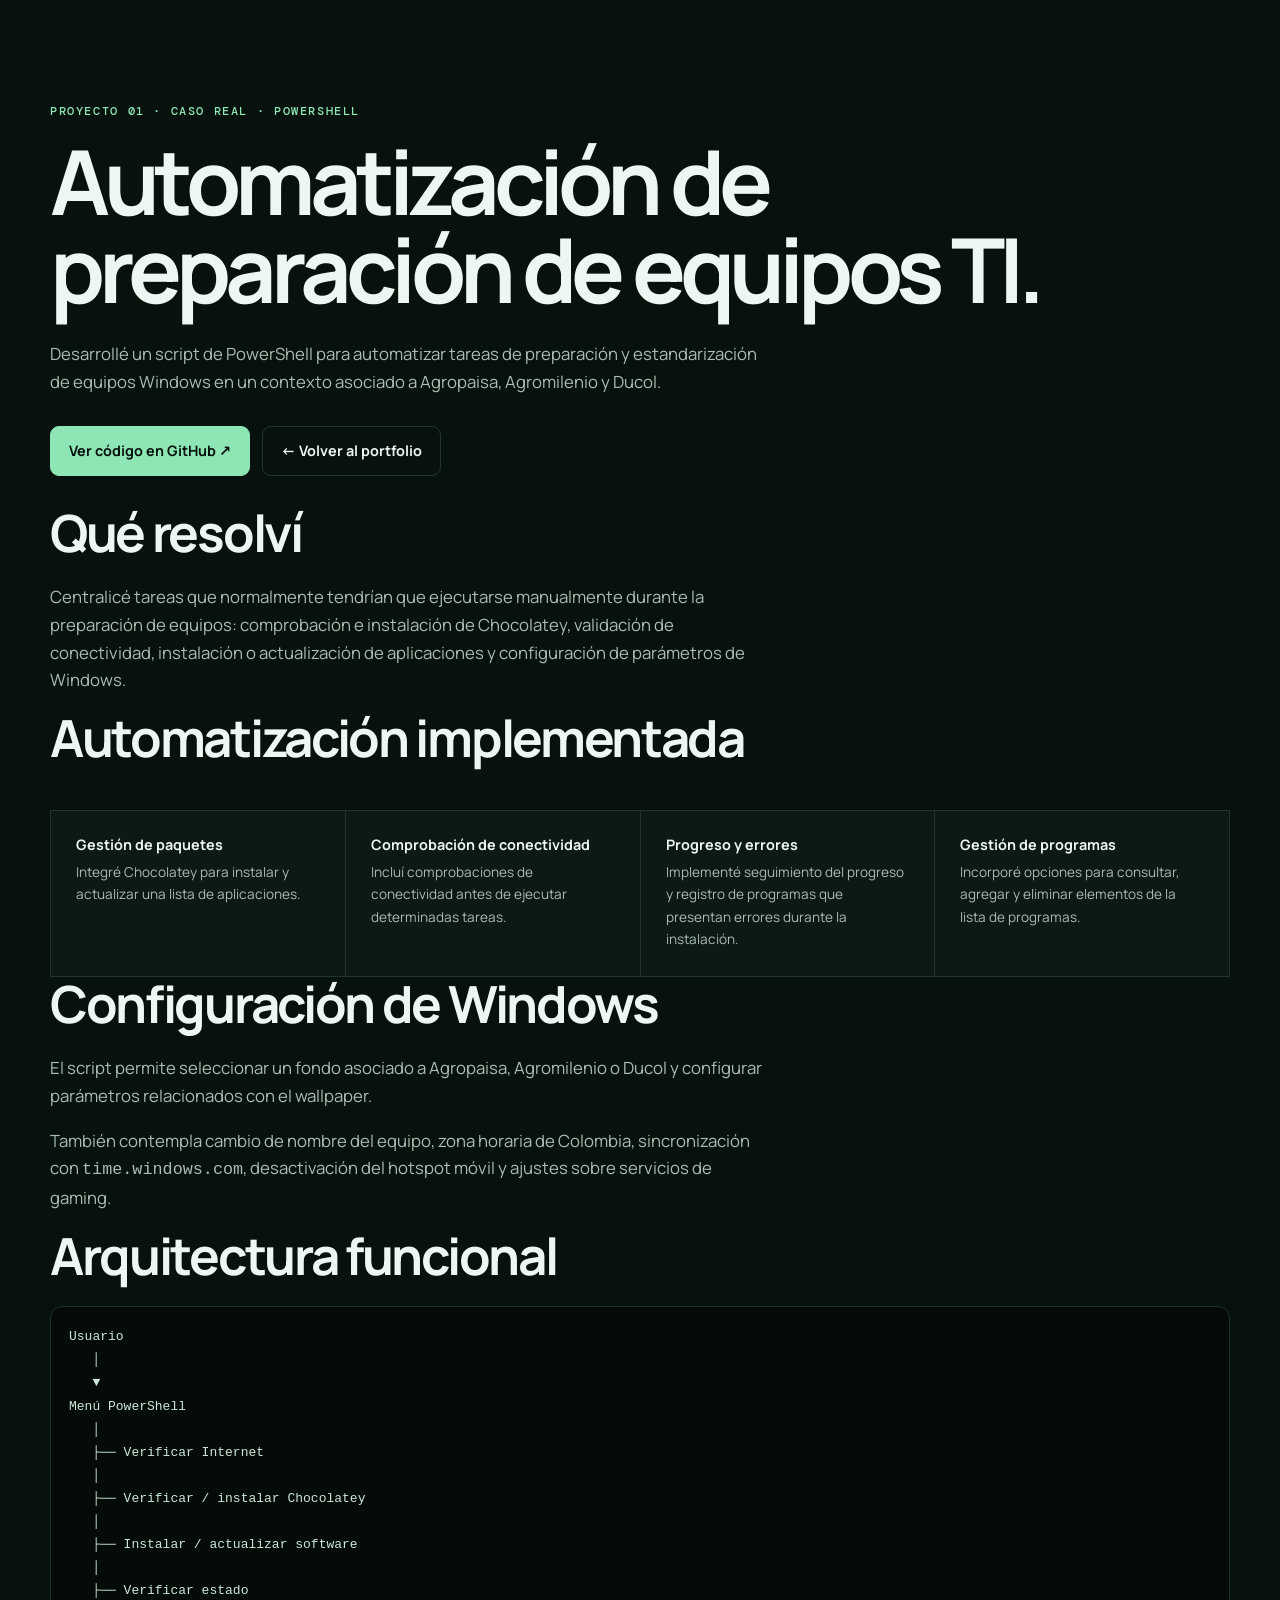
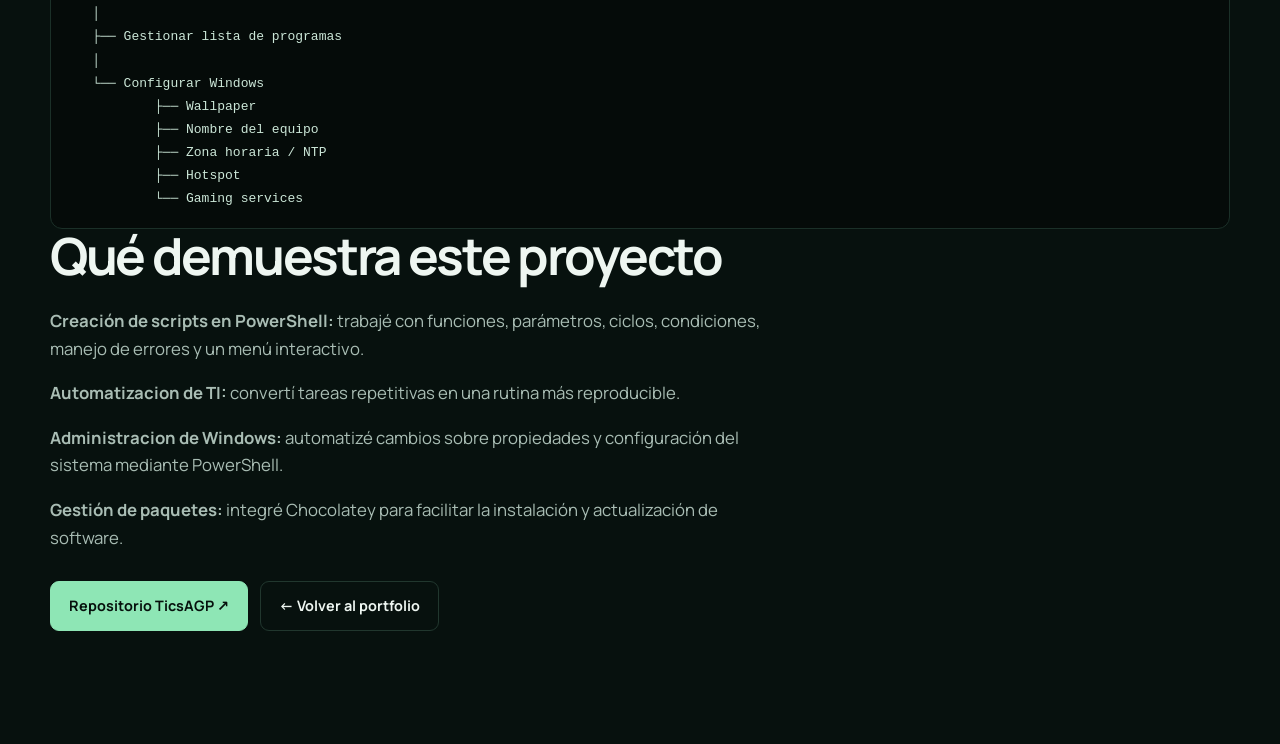
<file: projects/tics-agp.html>
<!doctype html>
<html lang="es">
<head>
<meta charset="utf-8">
<meta name="viewport" content="width=device-width,initial-scale=1">
<title>Automatización de preparación de equipos TI | Harrison Escorcia</title>
<link rel="stylesheet" href="../styles.css">
</head>
<body>
<main class="section">
<div class="container">
<p class="eyebrow">PROYECTO 01 · CASO REAL · POWERSHELL</p>
<h1>Automatización de preparación de equipos TI.</h1>
<p class="hero-copy">Desarrollé un script de PowerShell para automatizar tareas de preparación y estandarización de equipos Windows en un contexto asociado a Agropaisa, Agromilenio y Ducol.</p>
<div class="actions">
<a class="btn primary" href="https://github.com/AndresEscorcia/TicsAGP/blob/main/T1Tics.ps1" target="_blank" rel="noopener">Ver código en GitHub ↗</a>
<a class="btn secondary" href="../index.html#proyectos">← Volver al portfolio</a>
</div>

<h2>Qué resolví</h2>
<div class="prose">
<p>Centralicé tareas que normalmente tendrían que ejecutarse manualmente durante la preparación de equipos: comprobación e instalación de Chocolatey, validación de conectividad, instalación o actualización de aplicaciones y configuración de parámetros de Windows.</p>
</div>


<h2>Automatización implementada</h2>
<div class="skills-grid">
<div class="skill"><h3>Gestión de paquetes</h3><p>Integré Chocolatey para instalar y actualizar una lista de aplicaciones.</p></div>
<div class="skill"><h3>Comprobación de conectividad</h3><p>Incluí comprobaciones de conectividad antes de ejecutar determinadas tareas.</p></div>
<div class="skill"><h3>Progreso y errores</h3><p>Implementé seguimiento del progreso y registro de programas que presentan errores durante la instalación.</p></div>
<div class="skill"><h3>Gestión de programas</h3><p>Incorporé opciones para consultar, agregar y eliminar elementos de la lista de programas.</p></div>
</div>


<h2>Configuración de Windows</h2>
<div class="prose">
<p>El script permite seleccionar un fondo asociado a Agropaisa, Agromilenio o Ducol y configurar parámetros relacionados con el wallpaper.</p>
<p>También contempla cambio de nombre del equipo, zona horaria de Colombia, sincronización con <code>time.windows.com</code>, desactivación del hotspot móvil y ajustes sobre servicios de gaming.</p>
</div>

<h2>Arquitectura funcional</h2>
<div class="code-card">
<pre><code>Usuario
   │
   ▼
Menú PowerShell
   │
   ├── Verificar Internet
   │
   ├── Verificar / instalar Chocolatey
   │
   ├── Instalar / actualizar software
   │
   ├── Verificar estado
   │
   ├── Gestionar lista de programas
   │
   └── Configurar Windows
           ├── Wallpaper
           ├── Nombre del equipo
           ├── Zona horaria / NTP
           ├── Hotspot
           └── Gaming services</code></pre>
</div>

<h2>Qué demuestra este proyecto</h2>
<div class="prose">
<p><strong>Creación de scripts en PowerShell:</strong> trabajé con funciones, parámetros, ciclos, condiciones, manejo de errores y un menú interactivo.</p>
<p><strong>Automatizacion de TI:</strong> convertí tareas repetitivas en una rutina más reproducible.</p>
<p><strong>Administracion de Windows:</strong> automatizé cambios sobre propiedades y configuración del sistema mediante PowerShell.</p>
<p><strong>Gestión de paquetes:</strong> integré Chocolatey para facilitar la instalación y actualización de software.</p>
</div>


<div class="actions">
<a class="btn primary" href="https://github.com/AndresEscorcia/Automatizacion-de-preparacion-y-estandarizacion-de-equipos-Windows" target="_blank" rel="noopener">Repositorio TicsAGP ↗</a>
<a class="btn secondary" href="../index.html#proyectos">← Volver al portfolio</a>
</div>
</div>
</main>
</body>
</html>
</file>
<file: styles.css>
@import url('https://fonts.googleapis.com/css2?family=DM+Mono:wght@400;500&family=Manrope:wght@400;500;600;700;800&display=swap');

:root{
  --bg:#07110e; --surface:#0c1915; --surface2:#10211b; --text:#eef6f1;
  --muted:#a9bdb4; --line:#21372e; --accent:#8ee6b5; --accent2:#4fd18a;
  --max:1180px;
}
*{box-sizing:border-box}
html{scroll-behavior:smooth}
body{margin:0;background:var(--bg);color:var(--text);font-family:Manrope,system-ui,sans-serif;line-height:1.65}
a{color:inherit;text-decoration:none}
.container{width:min(var(--max),calc(100% - 40px));margin:auto}
.site-header{position:sticky;top:0;z-index:20;background:rgba(7,17,14,.88);backdrop-filter:blur(14px);border-bottom:1px solid rgba(142,230,181,.08)}
.nav{height:70px;display:flex;align-items:center;justify-content:space-between}
.brand{font-size:1.25rem;font-weight:800;letter-spacing:-.06em}.brand span{color:var(--accent)}
.nav-links{display:flex;gap:28px;font-size:.88rem;color:var(--muted)}
.nav-links a:hover{color:var(--accent)}
.nav-toggle{display:none;background:none;border:0;color:var(--text);font-size:1.5rem}
.hero{padding:105px 0 90px;border-bottom:1px solid var(--line);background:radial-gradient(circle at 80% 20%,rgba(79,209,138,.12),transparent 34%)}
.hero-grid{display:grid;grid-template-columns:1.2fr .8fr;gap:70px;align-items:center}
.eyebrow{font:500 .72rem/1.2 "DM Mono",monospace;letter-spacing:.14em;color:var(--accent);margin:0 0 18px}
h1{font-size:clamp(3rem,7vw,6.3rem);line-height:.98;letter-spacing:-.065em;margin:0 0 28px}
h1 span{color:var(--accent)}
h2{font-size:clamp(2rem,4vw,3.2rem);line-height:1.05;letter-spacing:-.045em;margin:0 0 24px}
h3{line-height:1.2;margin:0 0 8px}
.hero-copy,.section-lead,.prose p{color:var(--muted);max-width:720px;font-size:1.05rem}
.actions{display:flex;gap:12px;margin:30px 0}
.btn{display:inline-flex;padding:12px 18px;border-radius:9px;font-weight:700;font-size:.9rem;border:1px solid var(--line)}
.btn.primary{background:var(--accent);color:#06100c;border-color:var(--accent)}
.btn.secondary:hover{border-color:var(--accent);color:var(--accent)}
.quick-facts{display:flex;flex-wrap:wrap;gap:10px 20px;color:var(--muted);font-size:.78rem;font-family:"DM Mono",monospace}
.hero-card{background:rgba(16,33,27,.7);border:1px solid var(--line);padding:18px;border-radius:16px;box-shadow:0 25px 80px rgba(0,0,0,.25)}
.status{font-size:.78rem;color:var(--muted);margin-bottom:14px}.status i{display:inline-block;width:8px;height:8px;border-radius:50%;background:var(--accent);margin-right:8px}
.code-card{background:#050b09;border:1px solid #1b3028;border-radius:12px;padding:18px}.dots{display:flex;gap:6px;margin-bottom:18px}.dots b{width:8px;height:8px;border-radius:50%;background:#30483e}
pre{overflow:auto;margin:0;color:#cce7d8;font:13px/1.7 "DM Mono",monospace}
.section{padding:105px 0}.section-alt{background:var(--surface);border-block:1px solid var(--line)}
.two-col{display:grid;grid-template-columns:.75fr 1.25fr;gap:80px}
.timeline{border-top:1px solid var(--line);margin-top:45px}
.timeline-item{display:grid;grid-template-columns:180px 1fr;gap:45px;padding:35px 0;border-bottom:1px solid var(--line)}
.date{font:500 .72rem "DM Mono",monospace;color:var(--accent)}
.company{color:var(--muted);margin-top:0;font-size:.9rem}
.timeline-item ul{color:var(--muted);padding-left:18px;margin-bottom:0}
.timeline-item li{margin:6px 0}
.project-grid{display:grid;grid-template-columns:repeat(2,1fr);gap:16px;margin-top:45px}
.project-card{padding:28px;background:var(--surface);border:1px solid var(--line);border-radius:14px;transition:.2s}
.project-card:hover{transform:translateY(-3px);border-color:#386252}
.project-number{font:500 .72rem "DM Mono",monospace;color:var(--accent);display:block;margin-bottom:35px}
.project-card p{color:var(--muted);min-height:80px}
.tags{display:flex;gap:7px;flex-wrap:wrap;margin:20px 0}.tags span{font:500 .68rem "DM Mono",monospace;border:1px solid var(--line);padding:5px 8px;border-radius:5px;color:#b9d3c5}
.text-link{font-weight:700;color:var(--accent);font-size:.86rem}
.skills-grid{display:grid;grid-template-columns:repeat(4,1fr);gap:1px;background:var(--line);border:1px solid var(--line);margin-top:45px}
.skill{background:var(--surface);padding:25px}.skill h3{font-size:.9rem}.skill p{color:var(--muted);font-size:.85rem;margin:0}
.education-list{border-top:1px solid var(--line)}
.education-list article{padding:24px 0;border-bottom:1px solid var(--line)}
.education-list span{font:500 .7rem "DM Mono",monospace;color:var(--accent)}
.education-list p{color:var(--muted);margin:0}
.value-grid{display:grid;grid-template-columns:1fr 1fr;gap:30px}.value-grid div{border-left:2px solid var(--accent);padding-left:18px}.value-grid p{color:var(--muted);margin:6px 0 0}
.contact{padding-bottom:80px}.contact-box{border:1px solid var(--line);border-radius:16px;padding:45px;display:grid;grid-template-columns:1.2fr .8fr;gap:60px;background:linear-gradient(120deg,var(--surface),#091610)}
.contact-links{display:flex;flex-direction:column;gap:14px;justify-content:center}.contact-links a{color:var(--accent);word-break:break-word}.footer{border-top:1px solid var(--line);padding:25px 0;color:var(--muted);font:500 .7rem "DM Mono",monospace}.footer .container{display:flex;justify-content:space-between}
@media(max-width:850px){.nav-links{display:none}.nav-toggle{display:block}.nav-links.open{display:flex;position:absolute;top:70px;left:0;right:0;background:var(--bg);padding:20px;flex-direction:column;gap:16px;border-bottom:1px solid var(--line)}.hero-grid,.two-col,.contact-box{grid-template-columns:1fr}.hero{padding-top:75px}.hero-card{display:none}.project-grid{grid-template-columns:1fr}.skills-grid{grid-template-columns:1fr 1fr}.timeline-item{grid-template-columns:1fr;gap:8px}.contact-box{padding:30px}.footer .container{gap:10px;flex-direction:column}}
@media(max-width:520px){.container{width:min(var(--max),calc(100% - 28px))}.section{padding:75px 0}.skills-grid{grid-template-columns:1fr}.value-grid{grid-template-columns:1fr}h1{font-size:3.1rem}}
</file>
